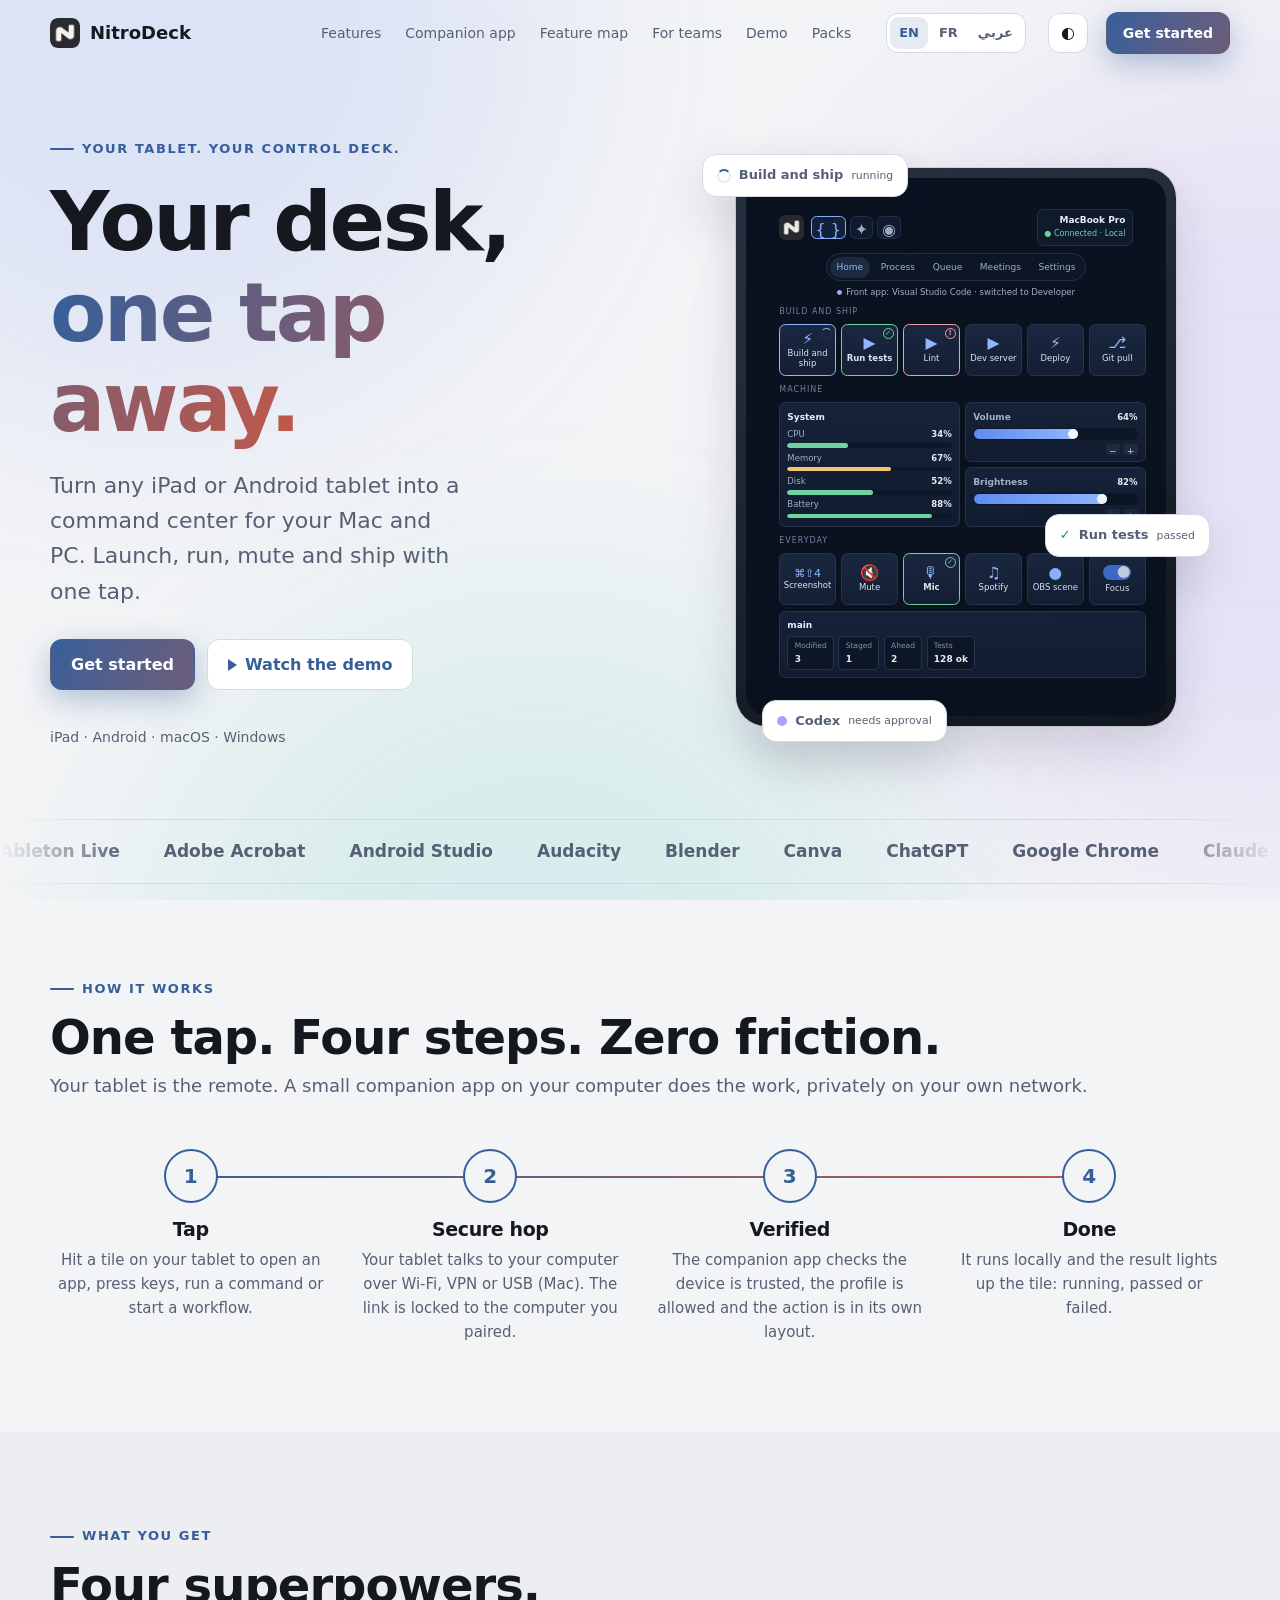
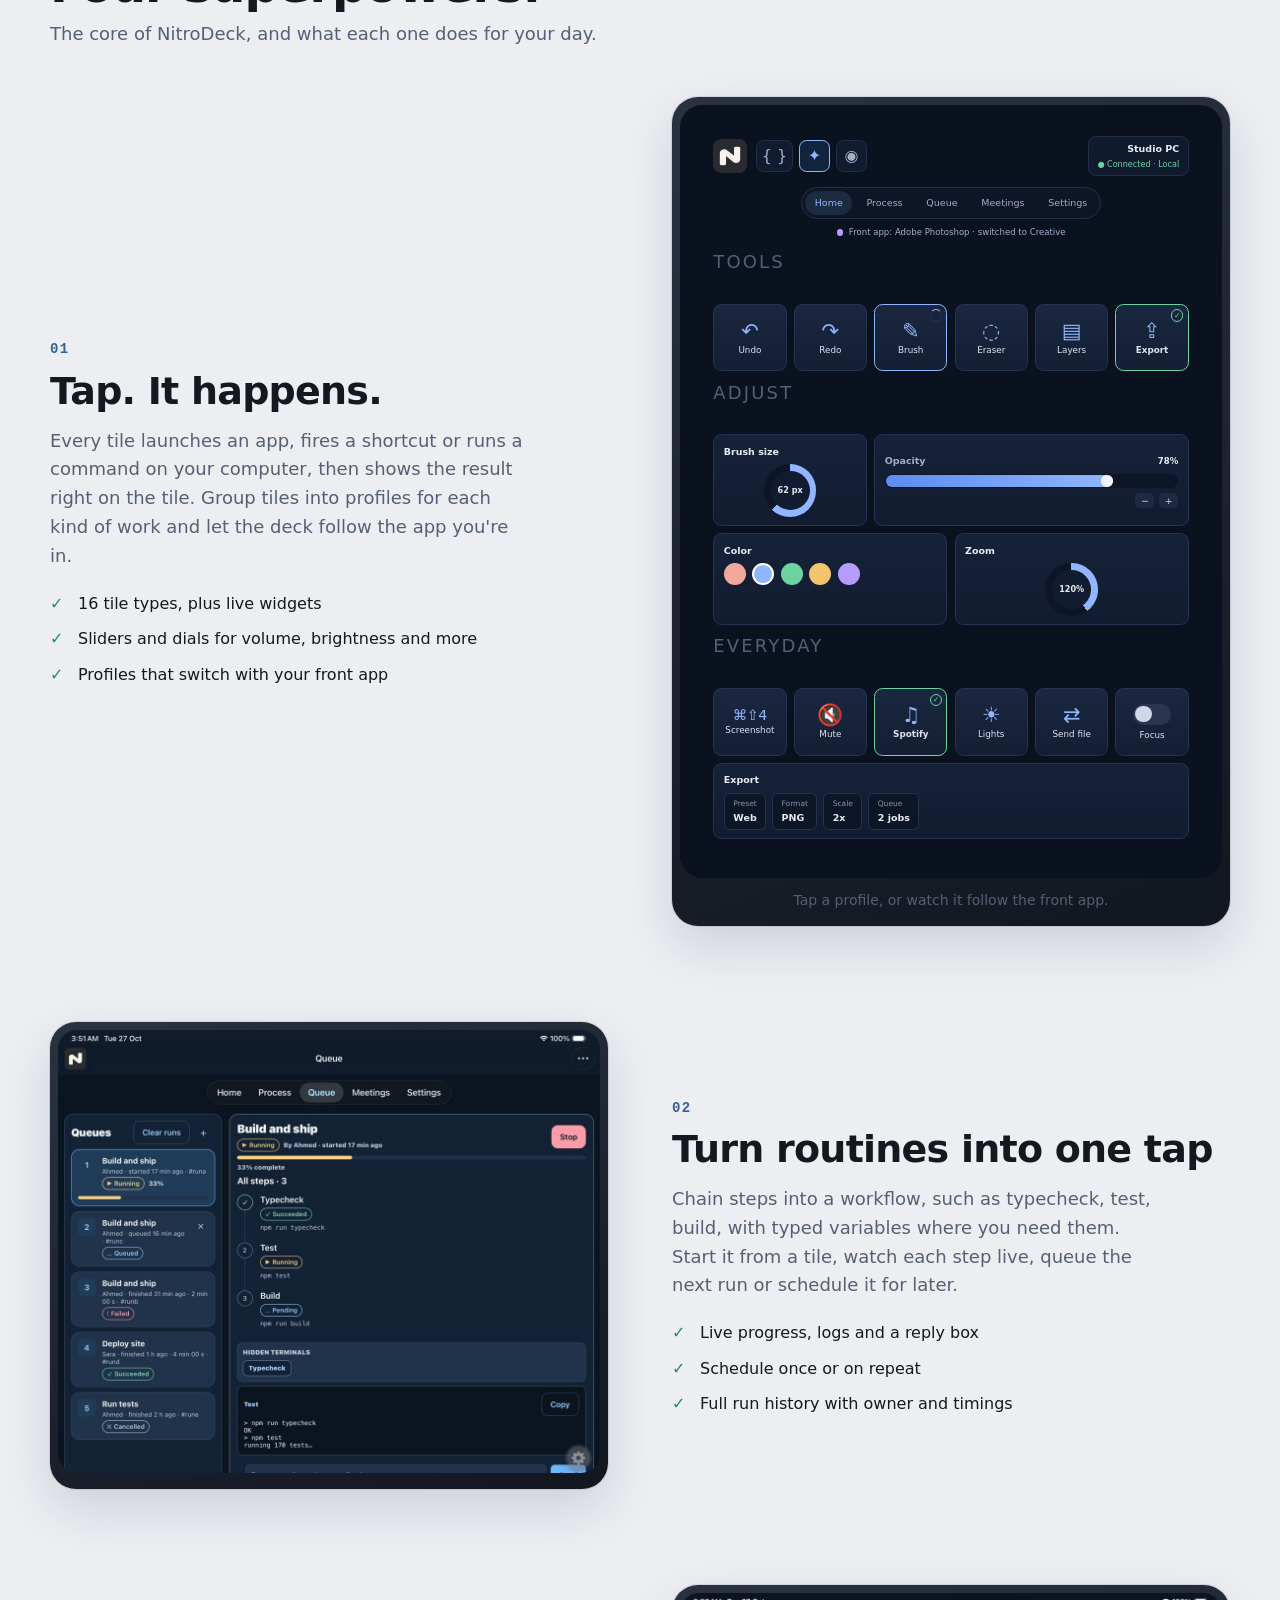
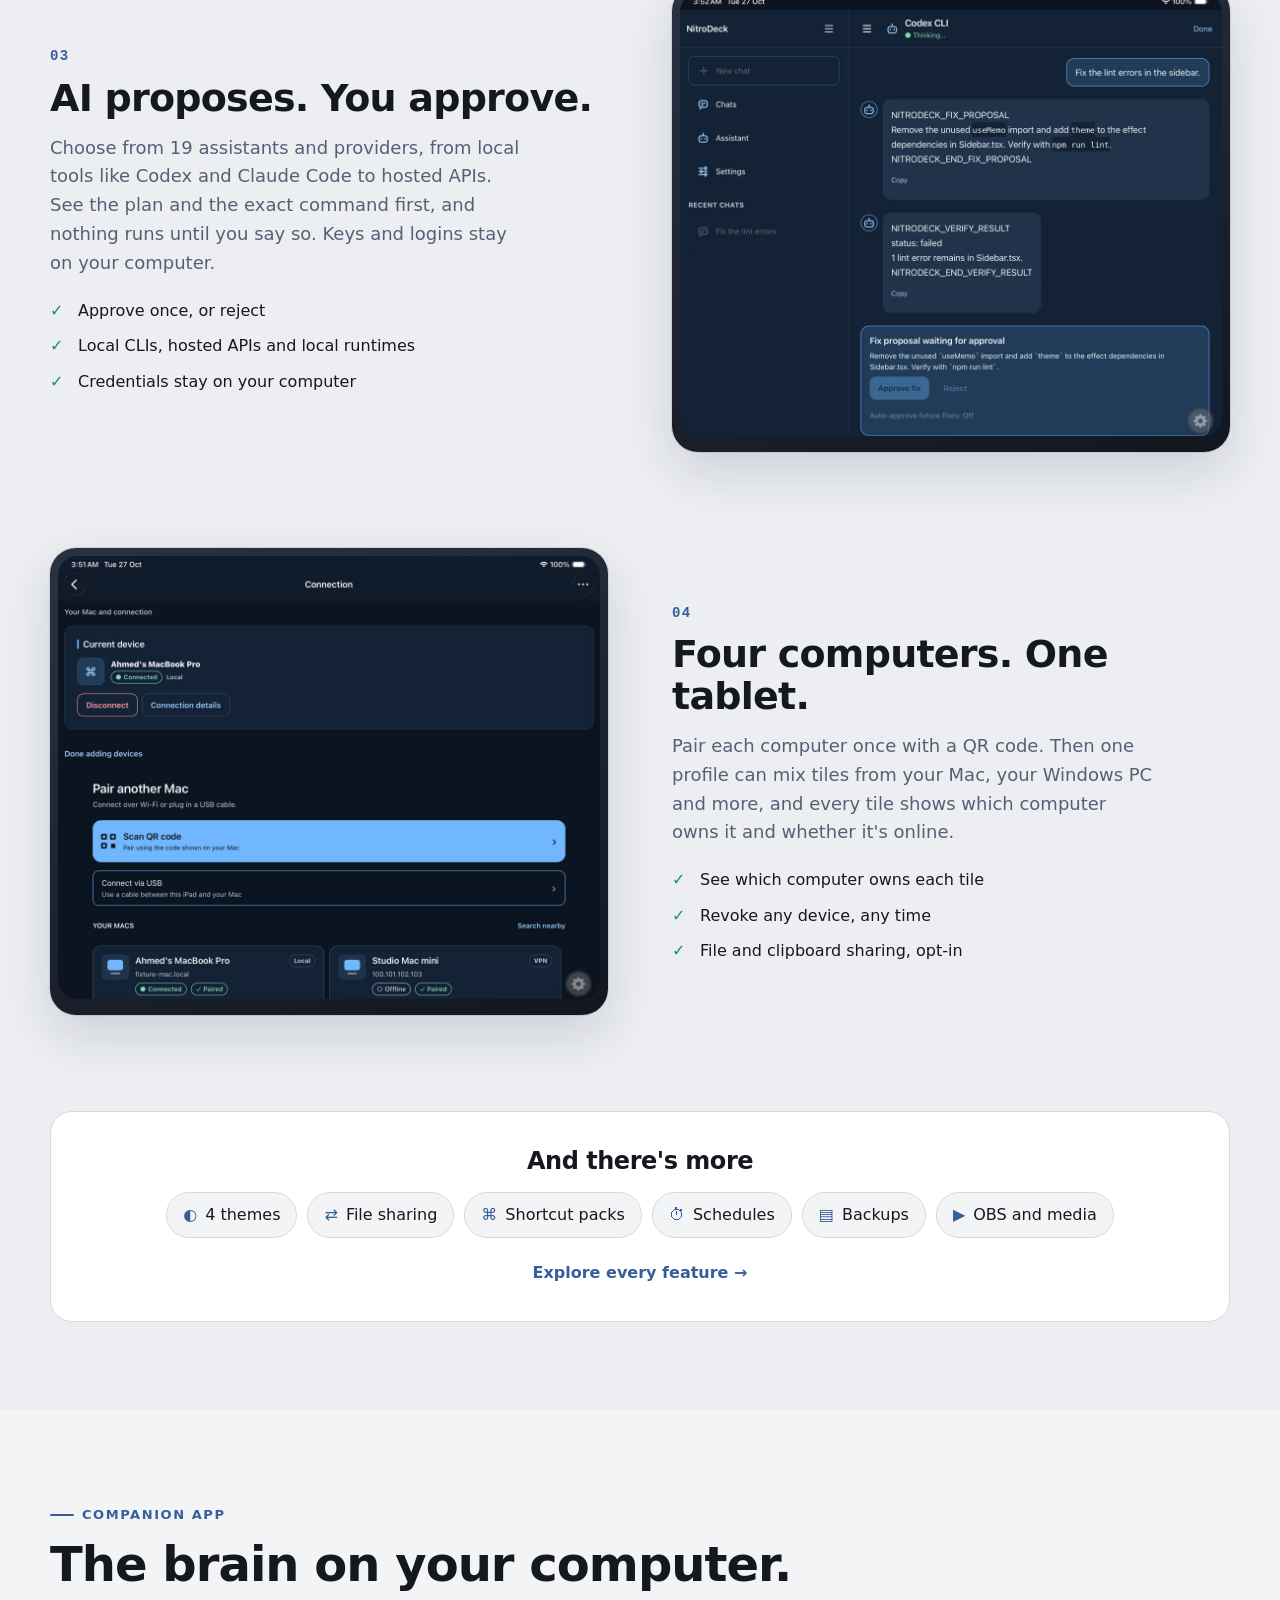
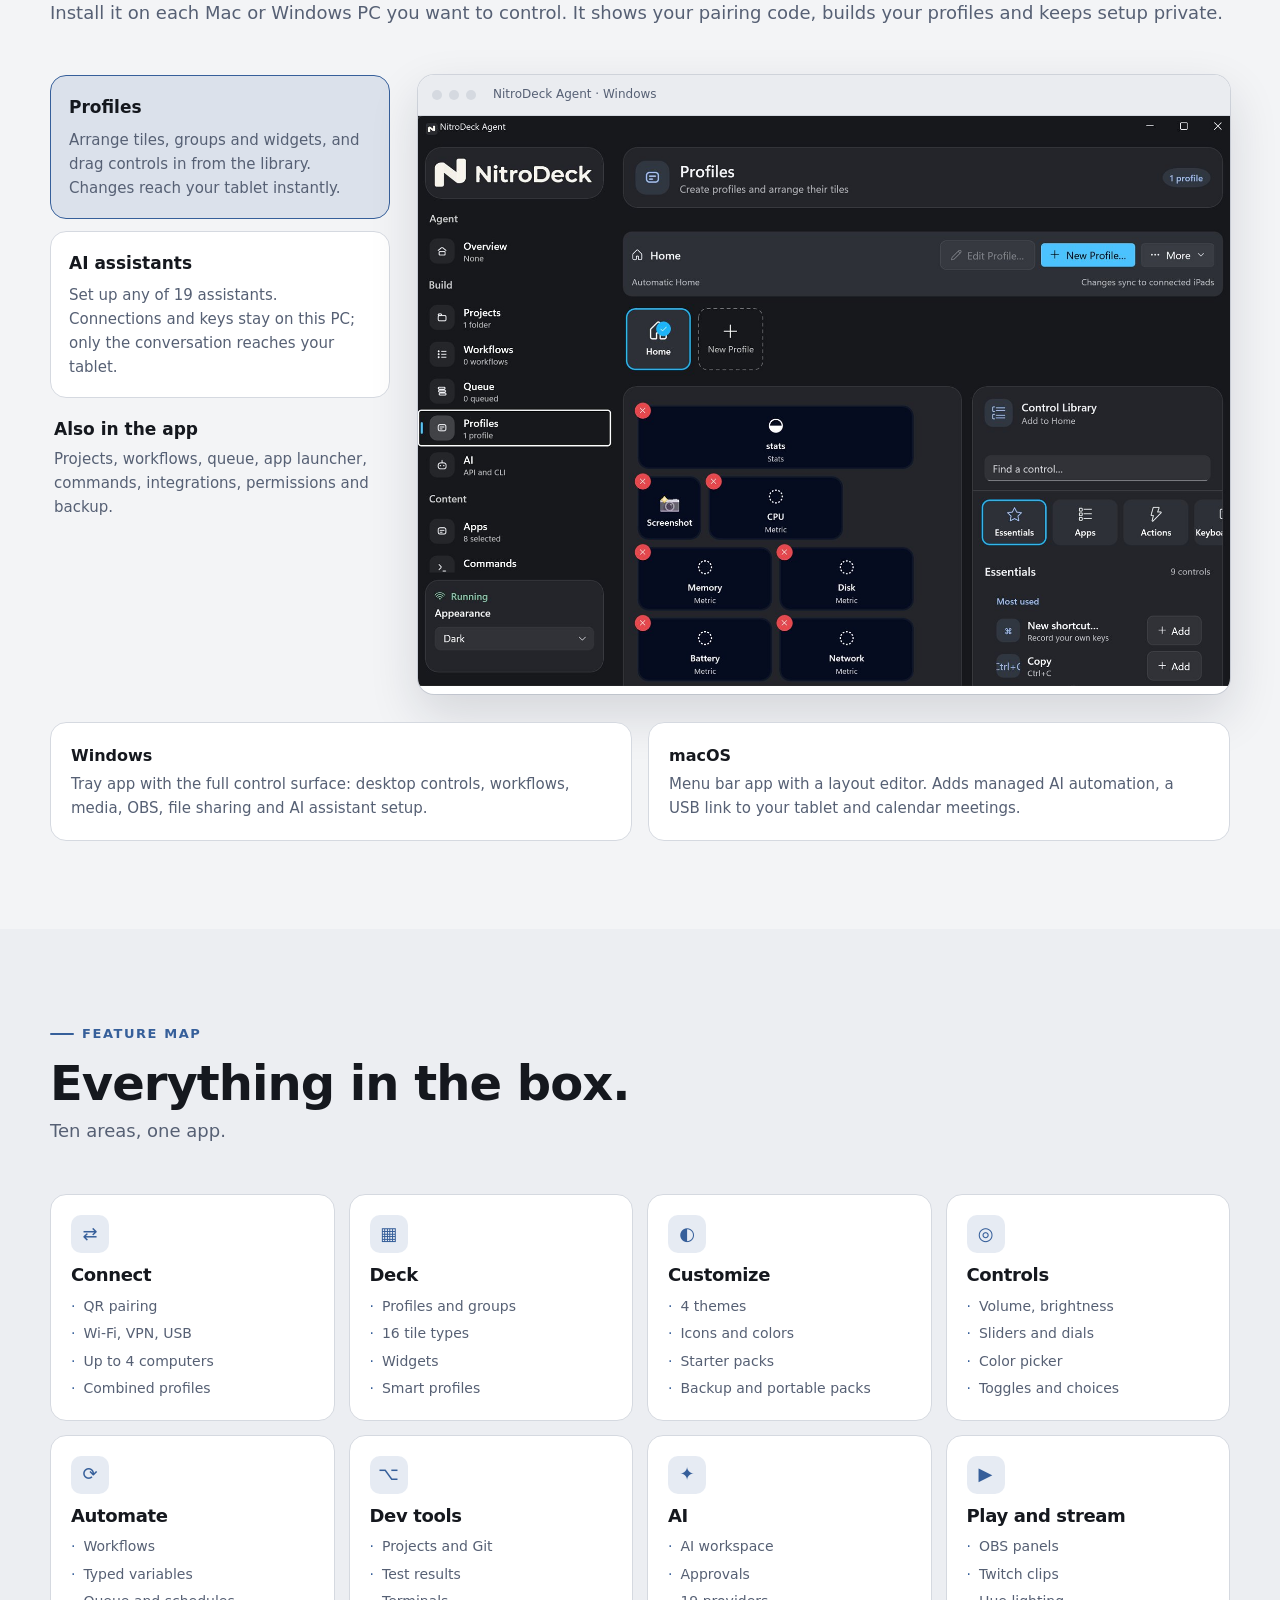
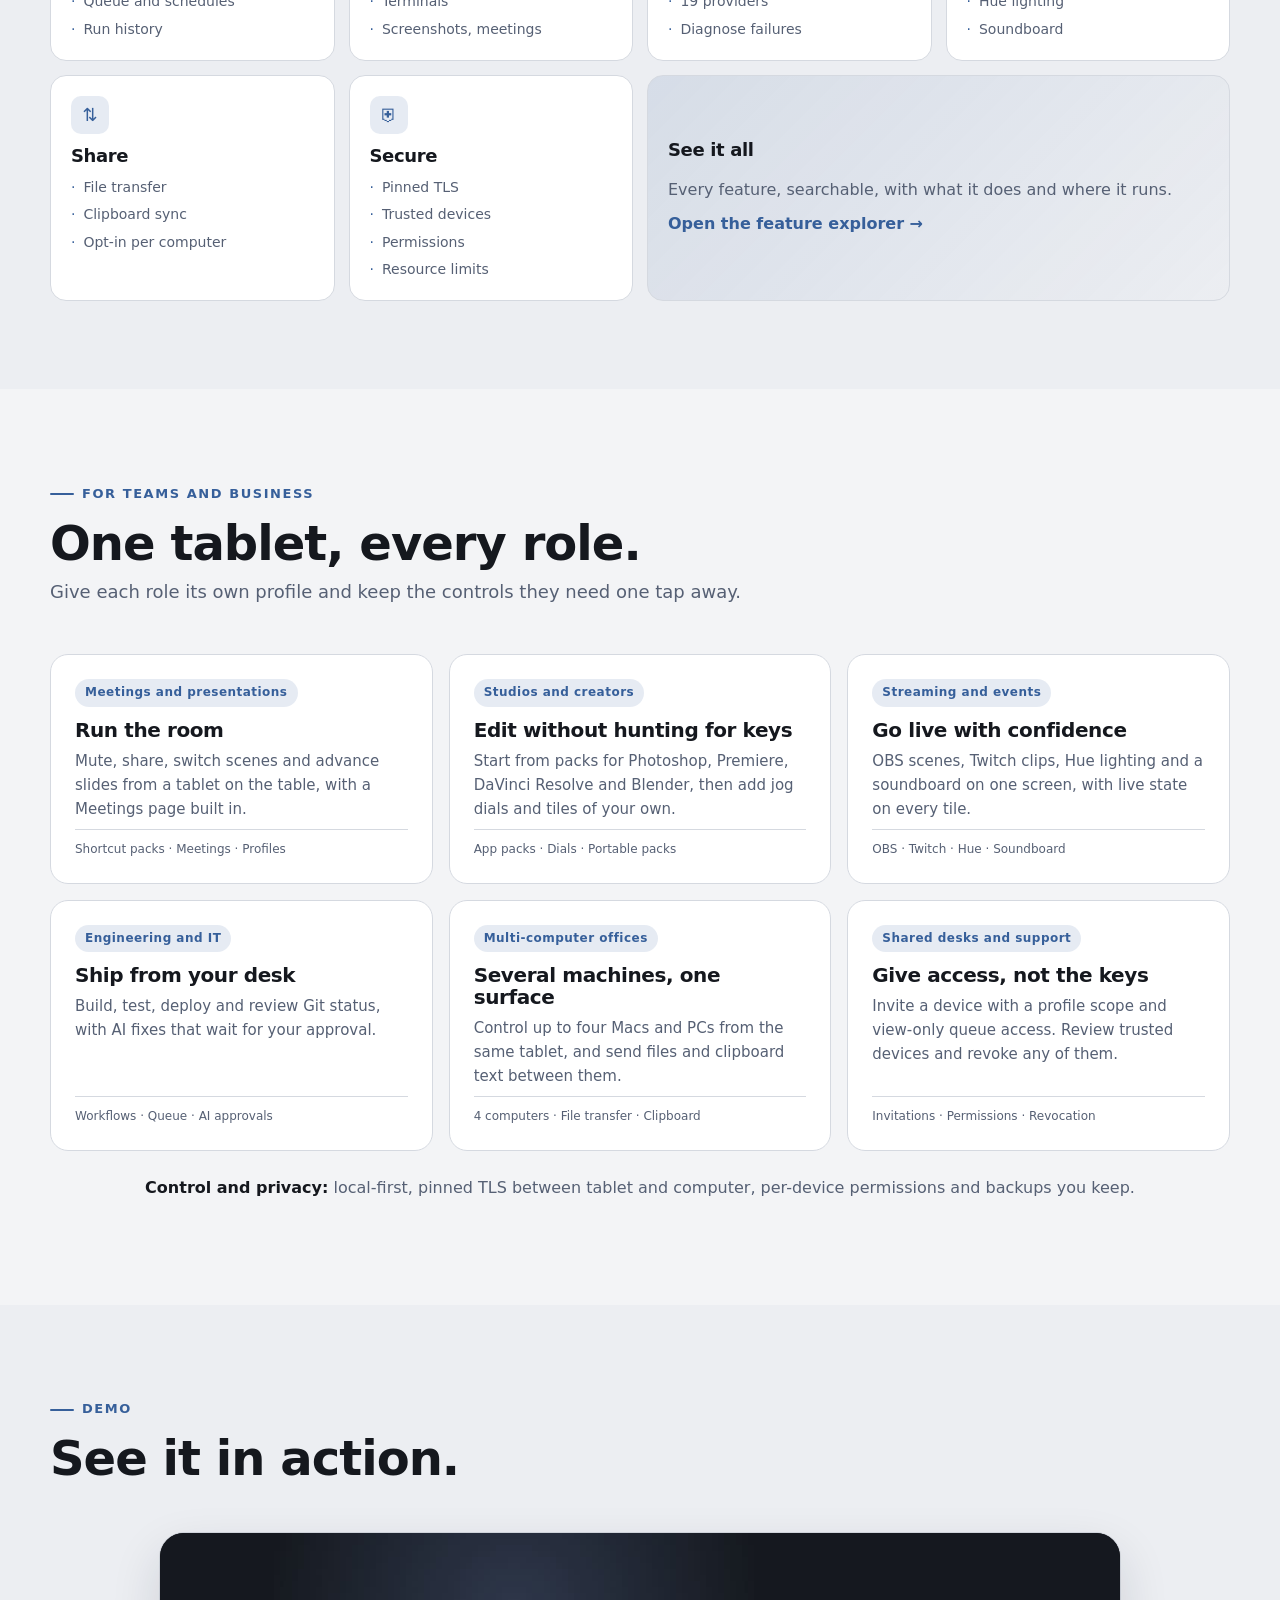
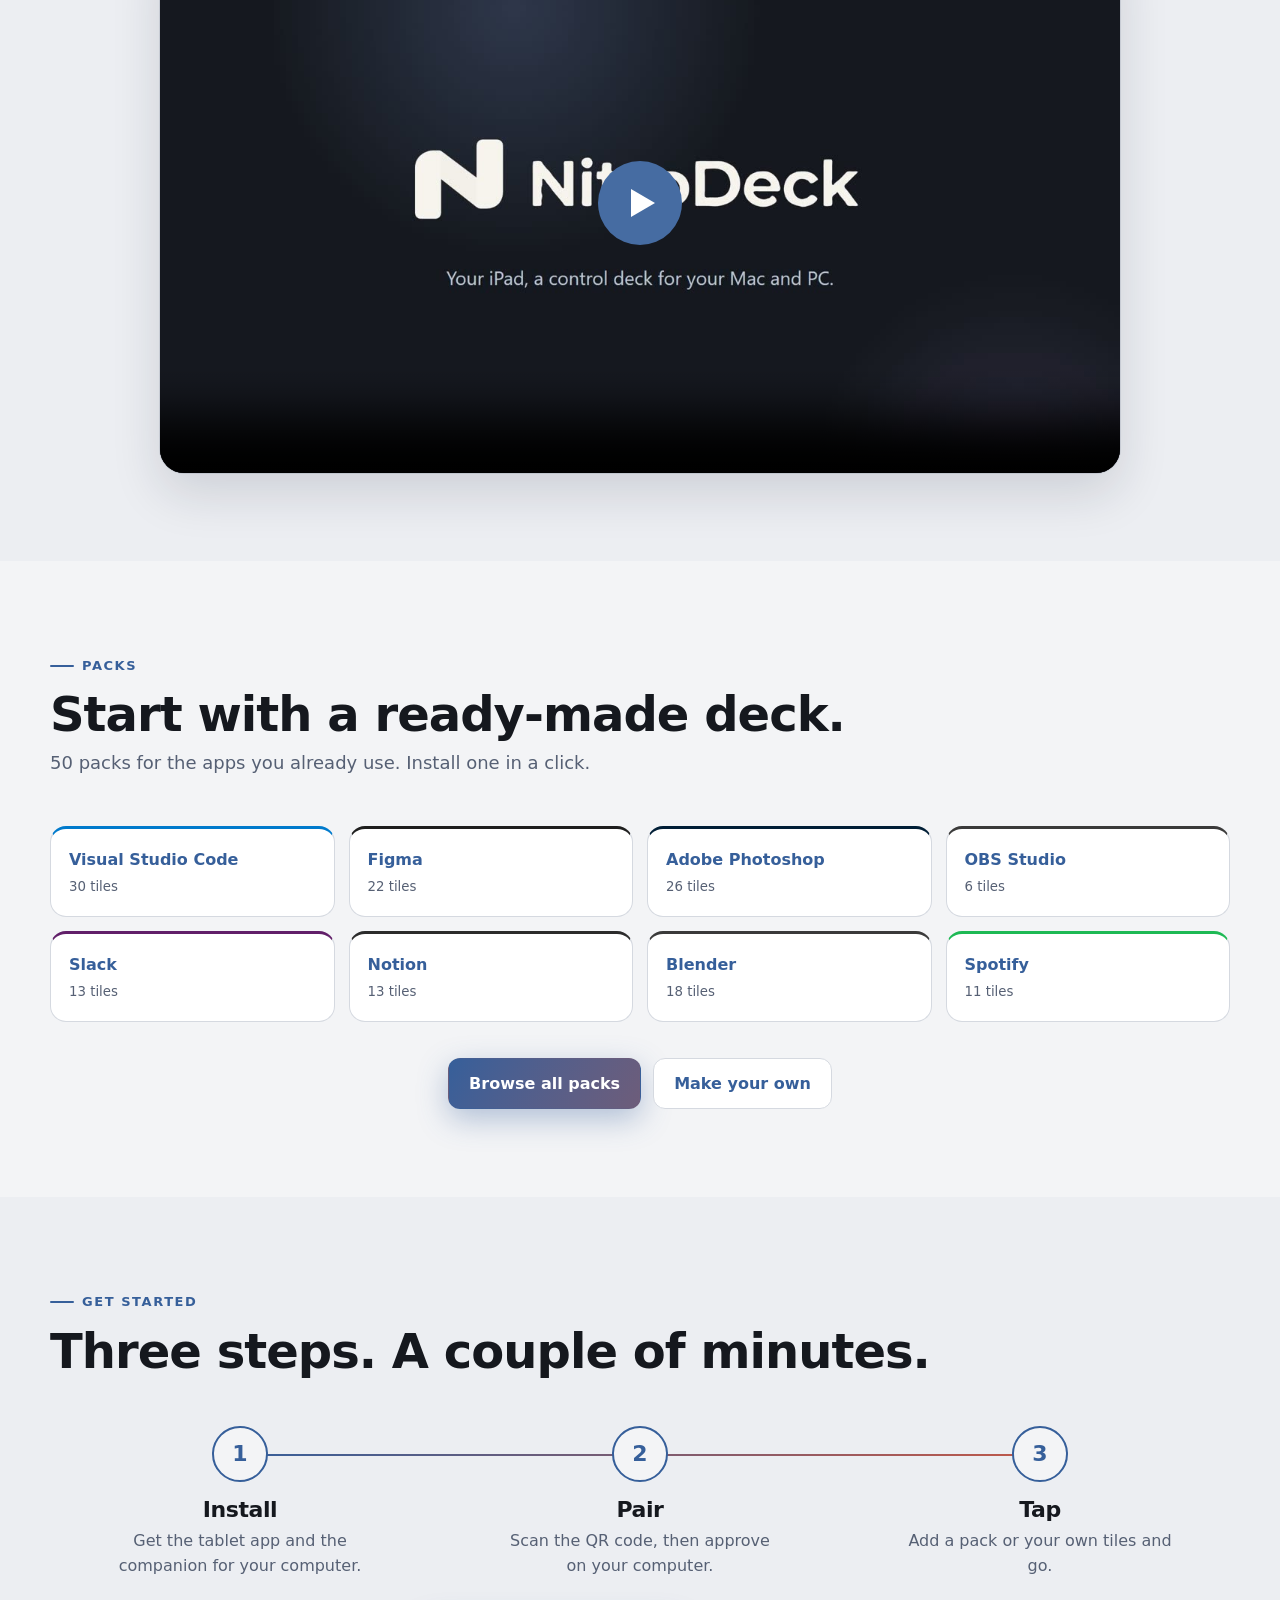
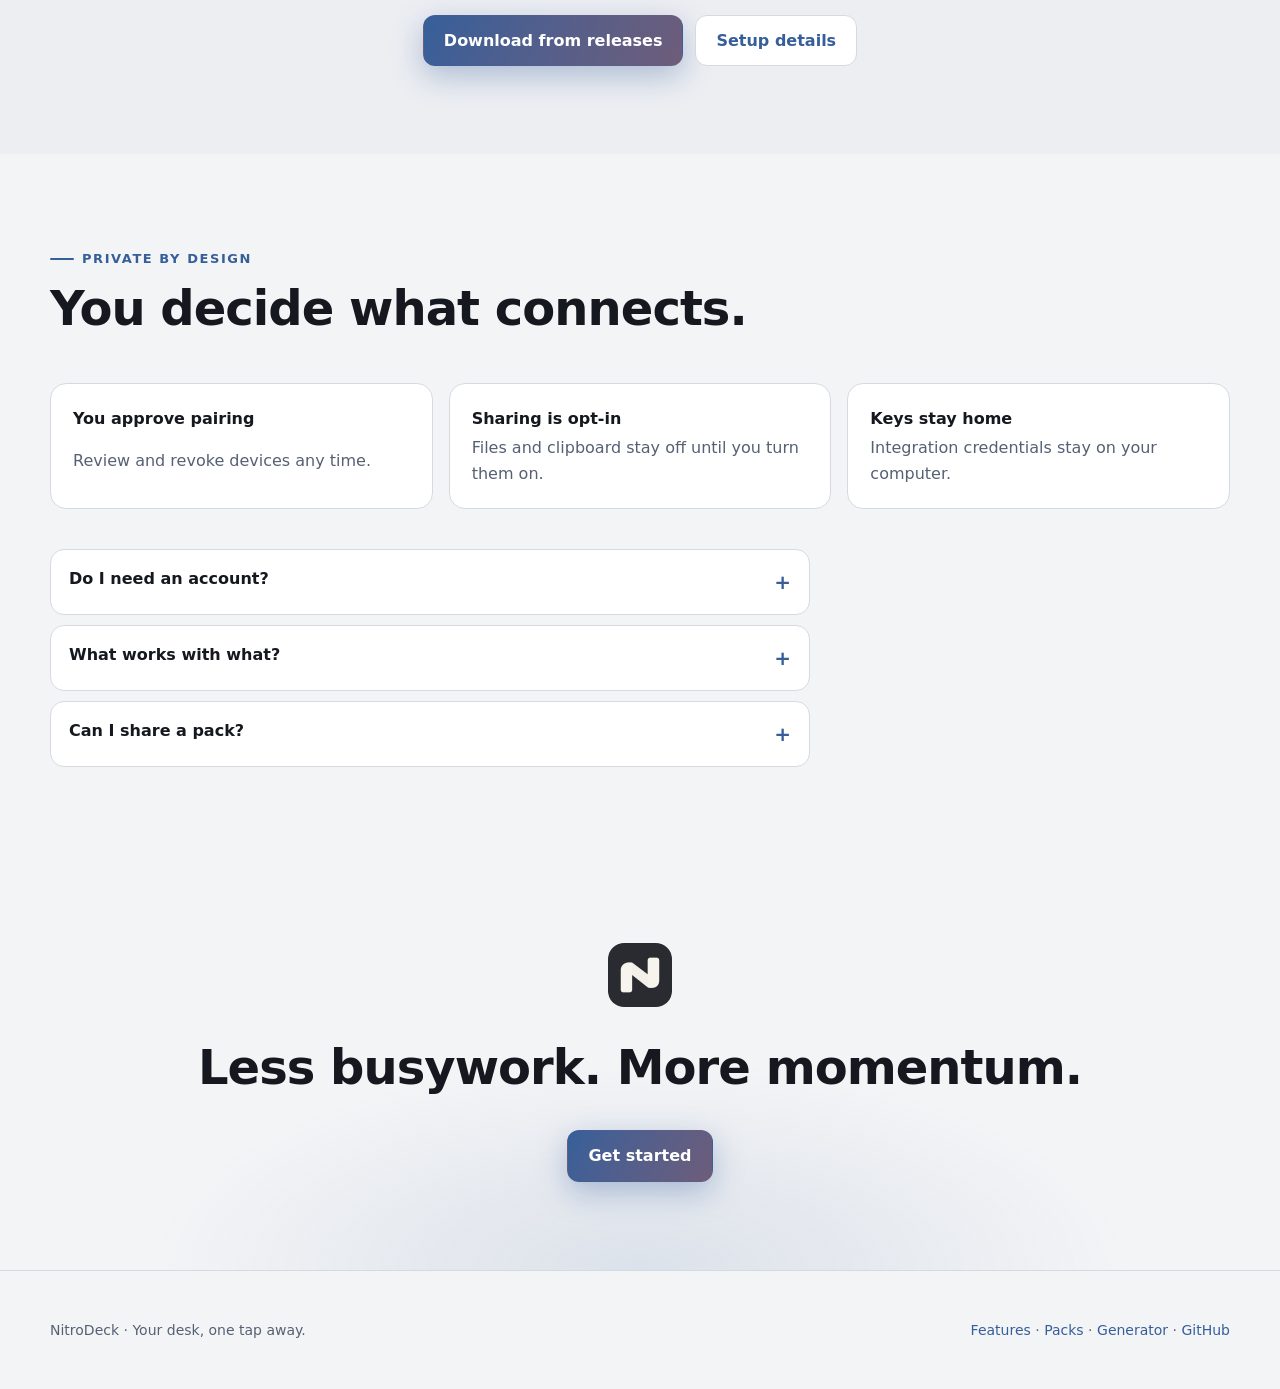
<file: index.html>
<!doctype html>
<html lang="en" dir="ltr">
<head>
  <meta charset="utf-8">
  <meta name="viewport" content="width=device-width, initial-scale=1">
  <title>NitroDeck — Your desk, one tap away</title>
  <meta name="description" content="Turn your iPad or Android tablet into a command center for your Mac and PC. Launch, run, mute and ship with one tap.">
  <meta name="theme-color" content="#0b0e14">
  <meta property="og:title" content="NitroDeck — Your desk, one tap away">
  <meta property="og:description" content="Your tablet, a control deck for your Mac and PC.">
  <meta property="og:image" content="assets/media/promo-poster.jpg">
  <link rel="icon" href="assets/appIcon.png">
  <link rel="stylesheet" href="styles.css">
  <link rel="stylesheet" href="home.css">
</head>
<body class="home">
<div class="aurora" aria-hidden="true"><i></i><i></i><i></i></div>

<header class="nav" id="nav">
  <div class="wrap nav-in">
    <a class="brand" href="#top"><img src="assets/appIcon.png" alt="">NitroDeck</a>
    <nav class="nav-links" id="navlinks" aria-label="Site" data-i18n-attr="aria-label=nav.label">
      <a href="#features" data-i18n="nav.features">Features</a>
      <a href="#companion" data-i18n="nav.companion">Companion app</a>
      <a href="#map" data-i18n="nav.map">Feature map</a>
      <a href="#business" data-i18n="nav.business">For teams</a>
      <a href="#demo" data-i18n="nav.demo">Demo</a>
      <a href="#packs" data-i18n="nav.packs">Packs</a>
    </nav>
    <div class="lang" role="group" aria-label="Language" data-i18n-attr="aria-label=lang.label">
      <button type="button" data-lang="en" aria-pressed="true">EN</button>
      <button type="button" data-lang="fr" aria-pressed="false">FR</button>
      <button type="button" data-lang="ar" aria-pressed="false" lang="ar">عربي</button>
    </div>
    <button class="icon-btn" id="themeBtn" aria-label="Toggle light and dark theme" data-i18n-attr="aria-label=nav.theme">◐</button>
    <a class="btn primary nav-cta" href="#start" data-i18n="cta.start">Get started</a>
  </div>
  <div class="progress-bar" id="pbar"></div>
</header>

<main id="top">

  <!-- 1. Hero -->
  <section class="h-hero">
    <div class="wrap h-hero-in">
      <div class="h-hero-copy">
        <span class="eyebrow rise" style="--i:0" data-i18n="hero.eyebrow">Your tablet. Your control deck.</span>
        <h1 class="rise" style="--i:1"><span data-i18n="hero.h1a">Your desk,</span><br><span class="grad" data-i18n="hero.h1b">one tap away.</span></h1>
        <p class="h-lede rise" style="--i:2" data-i18n="hero.lede">Turn any iPad or Android tablet into a command center for your Mac and PC. Launch, run, mute and ship with one tap.</p>
        <div class="cta rise" style="--i:3">
          <a class="btn primary" href="#start" data-i18n="cta.start">Get started</a>
          <a class="btn" href="#demo"><span class="play-dot" aria-hidden="true"></span><span data-i18n="hero.watch">Watch the demo</span></a>
        </div>
        <p class="h-meta rise" style="--i:4" data-i18n="hero.platforms">iPad · Android · macOS · Windows</p>
      </div>

      <div class="h-hero-art rise" style="--i:2">
        <div class="tablet" id="tilt">
          <div class="deckui" data-profile="dev" role="img" aria-label="NitroDeck home screen with build, test and deploy tiles, system widgets, sliders and a Git summary" data-i18n-attr="aria-label=hero.deckalt"></div>
        </div>
        <div class="chip chip-a"><span class="spin"></span><b data-i18n="chip.build">Build and ship</b><small data-i18n="chip.running">running</small></div>
        <div class="chip chip-b"><span class="ok">✓</span><b data-i18n="chip.tests">Run tests</b><small data-i18n="chip.passed">passed</small></div>
        <div class="chip chip-c"><span class="ai-dot"></span><b>Codex</b><small data-i18n="chip.approval">needs approval</small></div>
      </div>
    </div>
  </section>

  <!-- 2. Marquee of pack names (filled from catalog.json) -->
  <div class="marquee" aria-label="Works with the apps you use" data-i18n-attr="aria-label=marquee.label" id="marquee">
    <div class="marquee-track" id="marqueeTrack">
      <span>Visual Studio Code</span><span>Figma</span><span>Photoshop</span><span>OBS Studio</span><span>Slack</span><span>Zoom</span><span>Spotify</span><span>Blender</span>
    </div>
  </div>

  <!-- 3. How a tap works -->
  <section id="how">
    <div class="wrap">
      <header class="h-head reveal">
        <span class="eyebrow" data-i18n="how.eyebrow">How it works</span>
        <h2 data-i18n="how.h2">One tap. Four steps. Zero friction.</h2>
        <p class="h-sub" data-i18n="how.sub">Your tablet is the remote. A small companion app on your computer does the work, privately on your own network.</p>
      </header>
      <ol class="flow reveal" aria-label="What happens when you tap a tile" data-i18n-attr="aria-label=how.label">
        <li><span class="fi">1</span><h3 data-i18n="how.1t">Tap</h3><p data-i18n="how.1p">Hit a tile on your tablet to open an app, press keys, run a command or start a workflow.</p></li>
        <li><span class="fi">2</span><h3 data-i18n="how.2t">Secure hop</h3><p data-i18n="how.2p">Your tablet talks to your computer over Wi-Fi, VPN or USB (Mac). The link is locked to the computer you paired.</p></li>
        <li><span class="fi">3</span><h3 data-i18n="how.3t">Verified</h3><p data-i18n="how.3p">The companion app checks the device is trusted, the profile is allowed and the action is in its own layout.</p></li>
        <li><span class="fi">4</span><h3 data-i18n="how.4t">Done</h3><p data-i18n="how.4p">It runs locally and the result lights up the tile: running, passed or failed.</p></li>
      </ol>
    </div>
  </section>

  <!-- 4. Features -->
  <section id="features" class="alt">
    <div class="wrap">
      <header class="h-head reveal">
        <span class="eyebrow" data-i18n="feat.eyebrow">What you get</span>
        <h2 data-i18n="feat.h2">Four superpowers.</h2>
        <p class="h-sub" data-i18n="feat.sub">The core of NitroDeck, and what each one does for your day.</p>
      </header>

      <article class="feat">
        <div class="feat-copy reveal">
          <span class="num">01</span>
          <h3 data-i18n="f1.t">Tap. It happens.</h3>
          <p data-i18n="f1.p">Every tile launches an app, fires a shortcut or runs a command on your computer, then shows the result right on the tile. Group tiles into profiles for each kind of work and let the deck follow the app you're in.</p>
          <ul class="ticks">
            <li data-i18n="f1.b1">16 tile types, plus live widgets</li>
            <li data-i18n="f1.b2">Sliders and dials for volume, brightness and more</li>
            <li data-i18n="f1.b3">Profiles that switch with your front app</li>
          </ul>
        </div>
        <figure class="shot shot-deck reveal d1"><div class="deckui" data-profile="creative" data-switch role="img" aria-label="NitroDeck profiles for developer, creative and meetings, switching with the front app" data-i18n-attr="aria-label=f1.deckalt"></div><figcaption data-i18n="f1.cap">Tap a profile, or watch it follow the front app.</figcaption></figure>
      </article>

      <article class="feat flip">
        <div class="feat-copy reveal">
          <span class="num">02</span>
          <h3 data-i18n="f2.t">Turn routines into one tap</h3>
          <p data-i18n="f2.p">Chain steps into a workflow, such as typecheck, test, build, with typed variables where you need them. Start it from a tile, watch each step live, queue the next run or schedule it for later.</p>
          <ul class="ticks">
            <li data-i18n="f2.b1">Live progress, logs and a reply box</li>
            <li data-i18n="f2.b2">Schedule once or on repeat</li>
            <li data-i18n="f2.b3">Full run history with owner and timings</li>
          </ul>
        </div>
        <figure class="shot reveal d1"><img loading="lazy" src="assets/media/shot-queue.jpg" width="1100" height="1000" alt="Queue showing a build workflow with typecheck, test and build steps" data-i18n-attr="alt=f2.alt"></figure>
      </article>

      <article class="feat">
        <div class="feat-copy reveal">
          <span class="num">03</span>
          <h3 data-i18n="f3.t">AI proposes. You approve.</h3>
          <p data-i18n="f3.p">Choose from 19 assistants and providers, from local tools like Codex and Claude Code to hosted APIs. See the plan and the exact command first, and nothing runs until you say so. Keys and logins stay on your computer.</p>
          <ul class="ticks">
            <li data-i18n="f3.b1">Approve once, or reject</li>
            <li data-i18n="f3.b2">Local CLIs, hosted APIs and local runtimes</li>
            <li data-i18n="f3.b3">Credentials stay on your computer</li>
          </ul>
        </div>
        <figure class="shot reveal d1"><img loading="lazy" src="assets/media/shot-ai.jpg" width="1100" height="1000" alt="AI approval prompt asking to run a lint fix" data-i18n-attr="alt=f3.alt"></figure>
      </article>

      <article class="feat flip">
        <div class="feat-copy reveal">
          <span class="num">04</span>
          <h3 data-i18n="f4.t">Four computers. One tablet.</h3>
          <p data-i18n="f4.p">Pair each computer once with a QR code. Then one profile can mix tiles from your Mac, your Windows PC and more, and every tile shows which computer owns it and whether it's online.</p>
          <ul class="ticks">
            <li data-i18n="f4.b1">See which computer owns each tile</li>
            <li data-i18n="f4.b2">Revoke any device, any time</li>
            <li data-i18n="f4.b3">File and clipboard sharing, opt-in</li>
          </ul>
        </div>
        <figure class="shot reveal d1"><img loading="lazy" src="assets/media/shot-devices.jpg" width="1100" height="1000" alt="Connection screen listing paired Macs" data-i18n-attr="alt=f4.alt"></figure>
      </article>

      <div class="more reveal">
        <h3 data-i18n="more.t">And there's more</h3>
        <ul>
          <li><i>◐</i><span data-i18n="more.1">4 themes</span></li>
          <li><i>⇄</i><span data-i18n="more.2">File sharing</span></li>
          <li><i>⌘</i><span data-i18n="more.3">Shortcut packs</span></li>
          <li><i>⏱</i><span data-i18n="more.4">Schedules</span></li>
          <li><i>▤</i><span data-i18n="more.5">Backups</span></li>
          <li><i>▶</i><span data-i18n="more.6">OBS and media</span></li>
        </ul>
        <a class="link" href="features.html" data-i18n="more.link">Explore every feature →</a>
      </div>
    </div>
  </section>

  <!-- 5. Companion apps -->
  <section id="companion">
    <div class="wrap">
      <header class="h-head reveal">
        <span class="eyebrow" data-i18n="comp.eyebrow">Companion app</span>
        <h2 data-i18n="comp.h2">The brain on your computer.</h2>
        <p class="h-sub" data-i18n="comp.sub">Install it on each Mac or Windows PC you want to control. It shows your pairing code, builds your profiles and keeps setup private.</p>
      </header>
      <div class="comp reveal">
        <div class="comp-tabs" role="tablist" aria-label="Companion app screens" data-i18n-attr="aria-label=comp.tabs">
          <button role="tab" aria-selected="true" data-img="assets/media/agent-windows-profiles.jpg" data-altkey="comp.alt1">
            <b data-i18n="comp.t1">Profiles</b><span data-i18n="comp.d1">Arrange tiles, groups and widgets, and drag controls in from the library. Changes reach your tablet instantly.</span>
          </button>
          <button role="tab" aria-selected="false" data-img="assets/media/agent-windows-ai.jpg" data-altkey="comp.alt2">
            <b data-i18n="comp.t2">AI assistants</b><span data-i18n="comp.d2">Set up any of 19 assistants. Connections and keys stay on this PC; only the conversation reaches your tablet.</span>
          </button>
          <div class="comp-note">
            <b data-i18n="comp.nt">Also in the app</b>
            <span data-i18n="comp.nd">Projects, workflows, queue, app launcher, commands, integrations, permissions and backup.</span>
          </div>
        </div>
        <figure class="win">
          <div class="win-bar" aria-hidden="true"><i></i><i></i><i></i><span>NitroDeck Agent · Windows</span></div>
          <img id="compImg" src="assets/media/agent-windows-profiles.jpg" width="1600" height="1124" alt="Windows companion app Profiles page with a tile layout and control library" data-i18n-attr="alt=comp.alt1">
        </figure>
      </div>
      <ul class="os-row reveal">
        <li><b>Windows</b><span data-i18n="os.win">Tray app with the full control surface: desktop controls, workflows, media, OBS, file sharing and AI assistant setup.</span></li>
        <li><b>macOS</b><span data-i18n="os.mac">Menu bar app with a layout editor. Adds managed AI automation, a USB link to your tablet and calendar meetings.</span></li>
      </ul>
    </div>
  </section>

  <!-- 6. Feature map -->
  <section id="map" class="alt">
    <div class="wrap">
      <header class="h-head reveal">
        <span class="eyebrow" data-i18n="map.eyebrow">Feature map</span>
        <h2 data-i18n="map.h2">Everything in the box.</h2>
        <p class="h-sub" data-i18n="map.sub">Ten areas, one app.</p>
      </header>
      <div class="fmap reveal">
        <article><i>⇄</i><h3 data-i18n="m1.t">Connect</h3><ul><li data-i18n="m1.1">QR pairing</li><li data-i18n="m1.2">Wi-Fi, VPN, USB</li><li data-i18n="m1.3">Up to 4 computers</li><li data-i18n="m1.4">Combined profiles</li></ul></article>
        <article><i>▦</i><h3 data-i18n="m2.t">Deck</h3><ul><li data-i18n="m2.1">Profiles and groups</li><li data-i18n="m2.2">16 tile types</li><li data-i18n="m2.3">Widgets</li><li data-i18n="m2.4">Smart profiles</li></ul></article>
        <article><i>◐</i><h3 data-i18n="m3.t">Customize</h3><ul><li data-i18n="m3.1">4 themes</li><li data-i18n="m3.2">Icons and colors</li><li data-i18n="m3.3">Starter packs</li><li data-i18n="m3.4">Backup and portable packs</li></ul></article>
        <article><i>◎</i><h3 data-i18n="m4.t">Controls</h3><ul><li data-i18n="m4.1">Volume, brightness</li><li data-i18n="m4.2">Sliders and dials</li><li data-i18n="m4.3">Color picker</li><li data-i18n="m4.4">Toggles and choices</li></ul></article>
        <article><i>⟳</i><h3 data-i18n="m5.t">Automate</h3><ul><li data-i18n="m5.1">Workflows</li><li data-i18n="m5.2">Typed variables</li><li data-i18n="m5.3">Queue and schedules</li><li data-i18n="m5.4">Run history</li></ul></article>
        <article><i>⌥</i><h3 data-i18n="m6.t">Dev tools</h3><ul><li data-i18n="m6.1">Projects and Git</li><li data-i18n="m6.2">Test results</li><li data-i18n="m6.3">Terminals</li><li data-i18n="m6.4">Screenshots, meetings</li></ul></article>
        <article><i>✦</i><h3 data-i18n="m7.t">AI</h3><ul><li data-i18n="m7.1">AI workspace</li><li data-i18n="m7.2">Approvals</li><li data-i18n="m7.3">19 providers</li><li data-i18n="m7.4">Diagnose failures</li></ul></article>
        <article><i>▶</i><h3 data-i18n="m8.t">Play and stream</h3><ul><li data-i18n="m8.1">OBS panels</li><li data-i18n="m8.2">Twitch clips</li><li data-i18n="m8.3">Hue lighting</li><li data-i18n="m8.4">Soundboard</li></ul></article>
        <article><i>⇅</i><h3 data-i18n="m9.t">Share</h3><ul><li data-i18n="m9.1">File transfer</li><li data-i18n="m9.2">Clipboard sync</li><li data-i18n="m9.3">Opt-in per computer</li></ul></article>
        <article><i>⛨</i><h3 data-i18n="m10.t">Secure</h3><ul><li data-i18n="m10.1">Pinned TLS</li><li data-i18n="m10.2">Trusted devices</li><li data-i18n="m10.3">Permissions</li><li data-i18n="m10.4">Resource limits</li></ul></article>
        <article class="fm-link"><h3 data-i18n="m11.t">See it all</h3><p data-i18n="m11.p">Every feature, searchable, with what it does and where it runs.</p><a class="link" href="features.html" data-i18n="m11.l">Open the feature explorer →</a></article>
      </div>
    </div>
  </section>

  <!-- 7. Business -->
  <section id="business">
    <div class="wrap">
      <header class="h-head reveal">
        <span class="eyebrow" data-i18n="biz.eyebrow">For teams and business</span>
        <h2 data-i18n="biz.h2">One tablet, every role.</h2>
        <p class="h-sub" data-i18n="biz.sub">Give each role its own profile and keep the controls they need one tap away.</p>
      </header>
      <div class="biz reveal">
        <article><span class="tag" data-i18n="b1.tag">Meetings and presentations</span><h3 data-i18n="b1.t">Run the room</h3><p data-i18n="b1.p">Mute, share, switch scenes and advance slides from a tablet on the table, with a Meetings page built in.</p><small data-i18n="b1.s">Shortcut packs · Meetings · Profiles</small></article>
        <article><span class="tag" data-i18n="b2.tag">Studios and creators</span><h3 data-i18n="b2.t">Edit without hunting for keys</h3><p data-i18n="b2.p">Start from packs for Photoshop, Premiere, DaVinci Resolve and Blender, then add jog dials and tiles of your own.</p><small data-i18n="b2.s">App packs · Dials · Portable packs</small></article>
        <article><span class="tag" data-i18n="b3.tag">Streaming and events</span><h3 data-i18n="b3.t">Go live with confidence</h3><p data-i18n="b3.p">OBS scenes, Twitch clips, Hue lighting and a soundboard on one screen, with live state on every tile.</p><small data-i18n="b3.s">OBS · Twitch · Hue · Soundboard</small></article>
        <article><span class="tag" data-i18n="b4.tag">Engineering and IT</span><h3 data-i18n="b4.t">Ship from your desk</h3><p data-i18n="b4.p">Build, test, deploy and review Git status, with AI fixes that wait for your approval.</p><small data-i18n="b4.s">Workflows · Queue · AI approvals</small></article>
        <article><span class="tag" data-i18n="b5.tag">Multi-computer offices</span><h3 data-i18n="b5.t">Several machines, one surface</h3><p data-i18n="b5.p">Control up to four Macs and PCs from the same tablet, and send files and clipboard text between them.</p><small data-i18n="b5.s">4 computers · File transfer · Clipboard</small></article>
        <article><span class="tag" data-i18n="b6.tag">Shared desks and support</span><h3 data-i18n="b6.t">Give access, not the keys</h3><p data-i18n="b6.p">Invite a device with a profile scope and view-only queue access. Review trusted devices and revoke any of them.</p><small data-i18n="b6.s">Invitations · Permissions · Revocation</small></article>
      </div>
      <p class="biz-note reveal"><b data-i18n="biz.nb">Control and privacy:</b> <span data-i18n="biz.nt">local-first, pinned TLS between tablet and computer, per-device permissions and backups you keep.</span></p>
    </div>
  </section>

  <!-- 8. Demo video -->
  <section id="demo" class="alt">
    <div class="wrap">
      <header class="h-head reveal">
        <span class="eyebrow" data-i18n="demo.eyebrow">Demo</span>
        <h2 data-i18n="demo.h2">See it in action.</h2>
      </header>
      <div class="video reveal" id="video">
        <video preload="none" playsinline controls poster="assets/media/promo-poster.jpg">
          <source src="assets/media/promo.mp4" type="video/mp4">
        </video>
        <button class="video-play" type="button" aria-label="Play the NitroDeck demo" data-i18n-attr="aria-label=demo.play"><span></span></button>
      </div>
    </div>
  </section>

  <!-- 9. Packs -->
  <section id="packs">
    <div class="wrap">
      <header class="h-head reveal">
        <span class="eyebrow" data-i18n="packs.eyebrow">Packs</span>
        <h2 data-i18n="packs.h2">Start with a ready-made deck.</h2>
        <p class="h-sub" data-i18n="packs.sub">50 packs for the apps you already use. Install one in a click.</p>
      </header>
      <ul class="pack-grid reveal" id="packGrid" aria-label="Example packs" data-i18n-attr="aria-label=packs.label"></ul>
      <div class="pack-cta reveal">
        <a class="btn primary" href="marketplace.html" data-i18n="packs.browse">Browse all packs</a>
        <a class="btn" href="generator.html" data-i18n="packs.make">Make your own</a>
      </div>
    </div>
  </section>

  <!-- 10. Get started -->
  <section id="start" class="alt">
    <div class="wrap">
      <header class="h-head reveal">
        <span class="eyebrow" data-i18n="start.eyebrow">Get started</span>
        <h2 data-i18n="start.h2">Three steps. A couple of minutes.</h2>
      </header>
      <ol class="steps reveal">
        <li><span class="n">1</span><h3 data-i18n="s1.t">Install</h3><p data-i18n="s1.p">Get the tablet app and the companion for your computer.</p></li>
        <li><span class="n">2</span><h3 data-i18n="s2.t">Pair</h3><p data-i18n="s2.p">Scan the QR code, then approve on your computer.</p></li>
        <li><span class="n">3</span><h3 data-i18n="s3.t">Tap</h3><p data-i18n="s3.p">Add a pack or your own tiles and go.</p></li>
      </ol>
      <div class="pack-cta reveal">
        <a class="btn primary" href="https://github.com/Ahmed-M-Hussein/NitroDeck/releases" rel="noopener" data-i18n="start.dl">Download from releases</a>
        <a class="btn" href="features.html#start" data-i18n="start.more">Setup details</a>
      </div>
    </div>
  </section>

  <!-- 11. Trust + FAQ -->
  <section id="trust">
    <div class="wrap trust">
      <header class="h-head reveal">
        <span class="eyebrow" data-i18n="trust.eyebrow">Private by design</span>
        <h2 data-i18n="trust.h2">You decide what connects.</h2>
      </header>
      <ul class="trust-row reveal">
        <li><b data-i18n="tr1.t">You approve pairing</b><span data-i18n="tr1.p">Review and revoke devices any time.</span></li>
        <li><b data-i18n="tr2.t">Sharing is opt-in</b><span data-i18n="tr2.p">Files and clipboard stay off until you turn them on.</span></li>
        <li><b data-i18n="tr3.t">Keys stay home</b><span data-i18n="tr3.p">Integration credentials stay on your computer.</span></li>
      </ul>
      <div class="faq reveal">
        <details><summary data-i18n="q1.q">Do I need an account?</summary><p data-i18n="q1.a">No NitroDeck account. Connected services and AI tools use their own accounts.</p></details>
        <details><summary data-i18n="q2.q">What works with what?</summary><p data-i18n="q2.a">iPad and Android tablets, with Mac and Windows companions. USB links and calendar meetings are Mac only for now; USB on Windows isn't built yet.</p></details>
        <details><summary data-i18n="q3.q">Can I share a pack?</summary><p data-i18n="q3.a">Yes. Build one in the generator and open a pull request to add it to the marketplace.</p></details>
      </div>
    </div>
  </section>

  <!-- 12. Closing CTA -->
  <section class="closing">
    <div class="wrap closing-in reveal">
      <img src="assets/appIcon.png" alt="" width="64" height="64">
      <h2 data-i18n="close.h2">Less busywork. More momentum.</h2>
      <a class="btn primary" href="#start" data-i18n="cta.start">Get started</a>
    </div>
  </section>
</main>

<footer>
  <div class="wrap">
    <span data-i18n="foot.tag">NitroDeck · Your desk, one tap away.</span>
    <span><a href="features.html" data-i18n="nav.features">Features</a> · <a href="marketplace.html" data-i18n="nav.packs">Packs</a> · <a href="generator.html" data-i18n="foot.gen">Generator</a> · <a href="https://github.com/Ahmed-M-Hussein/NitroDeck.io" rel="noopener">GitHub</a></span>
  </div>
</footer>
<script src="i18n.js"></script>
<script src="home.js"></script>
<script src="deckui.js"></script>
</body>
</html>
</file>
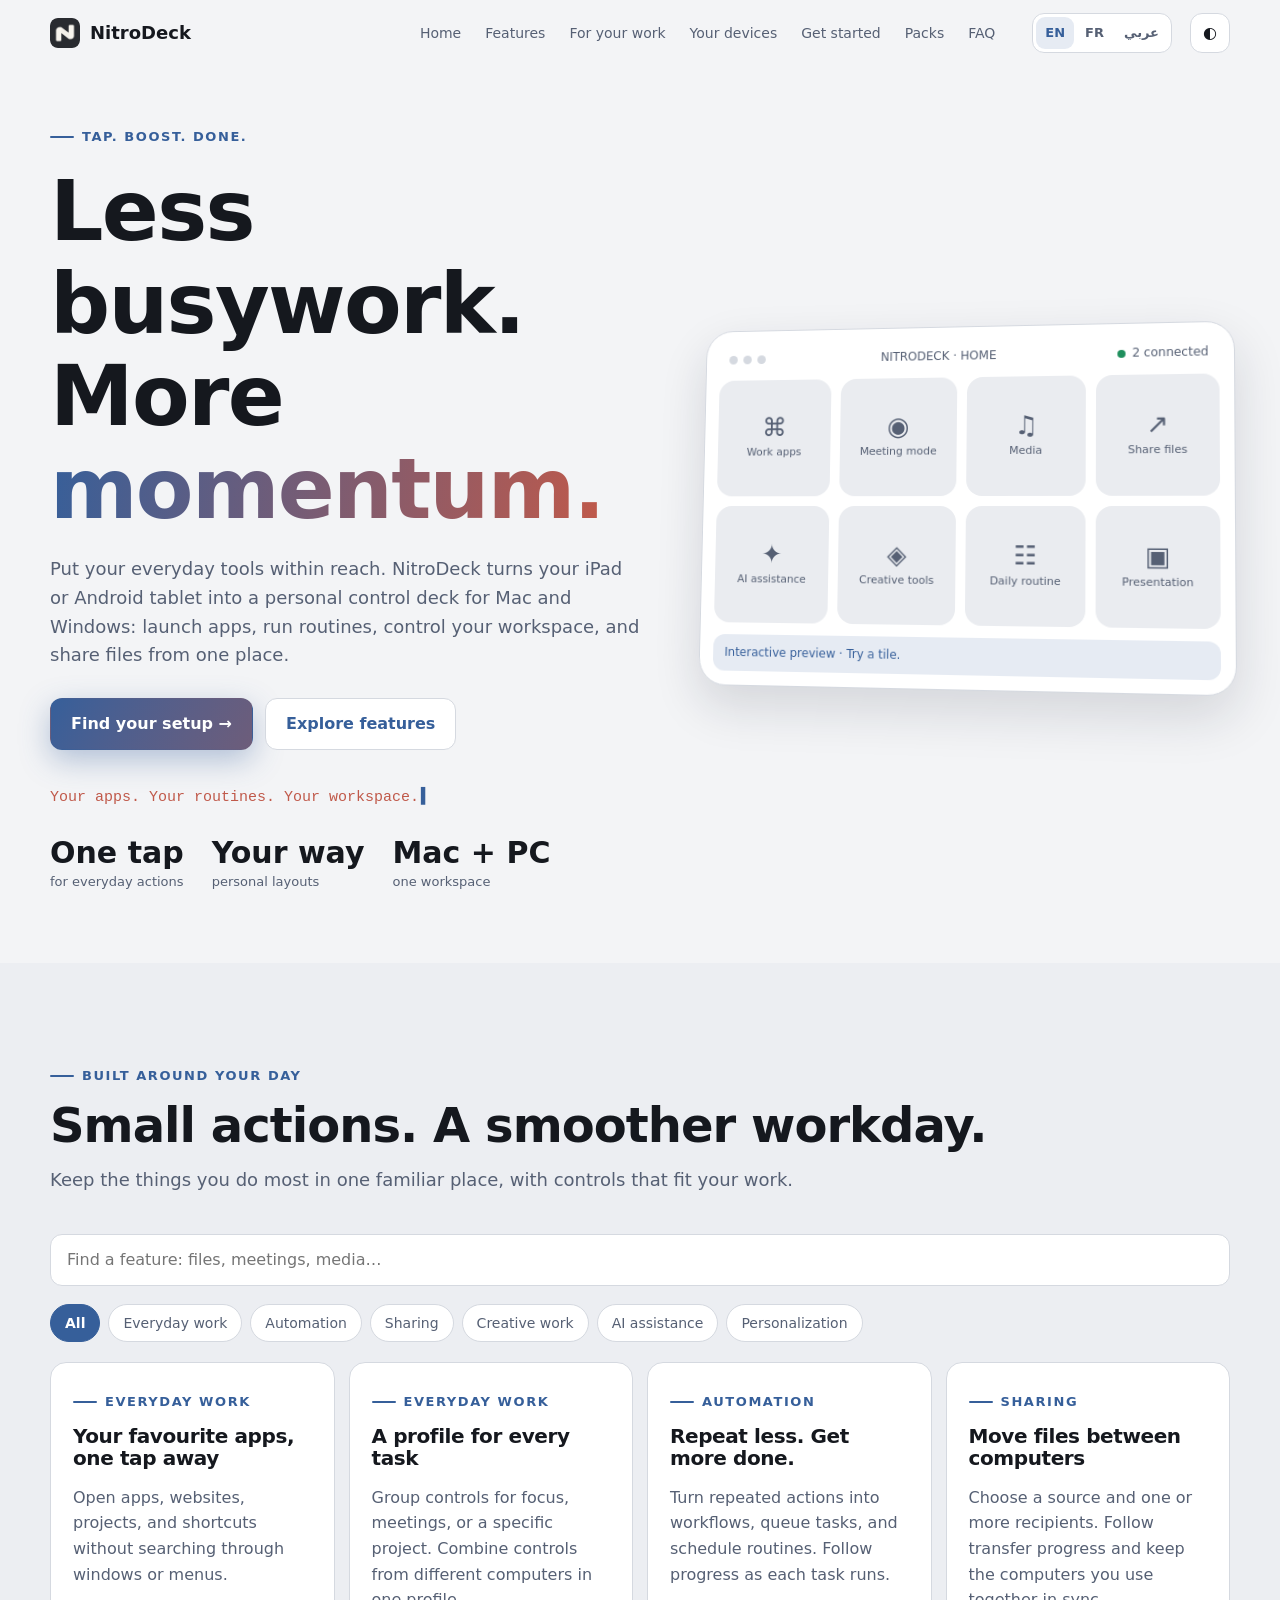
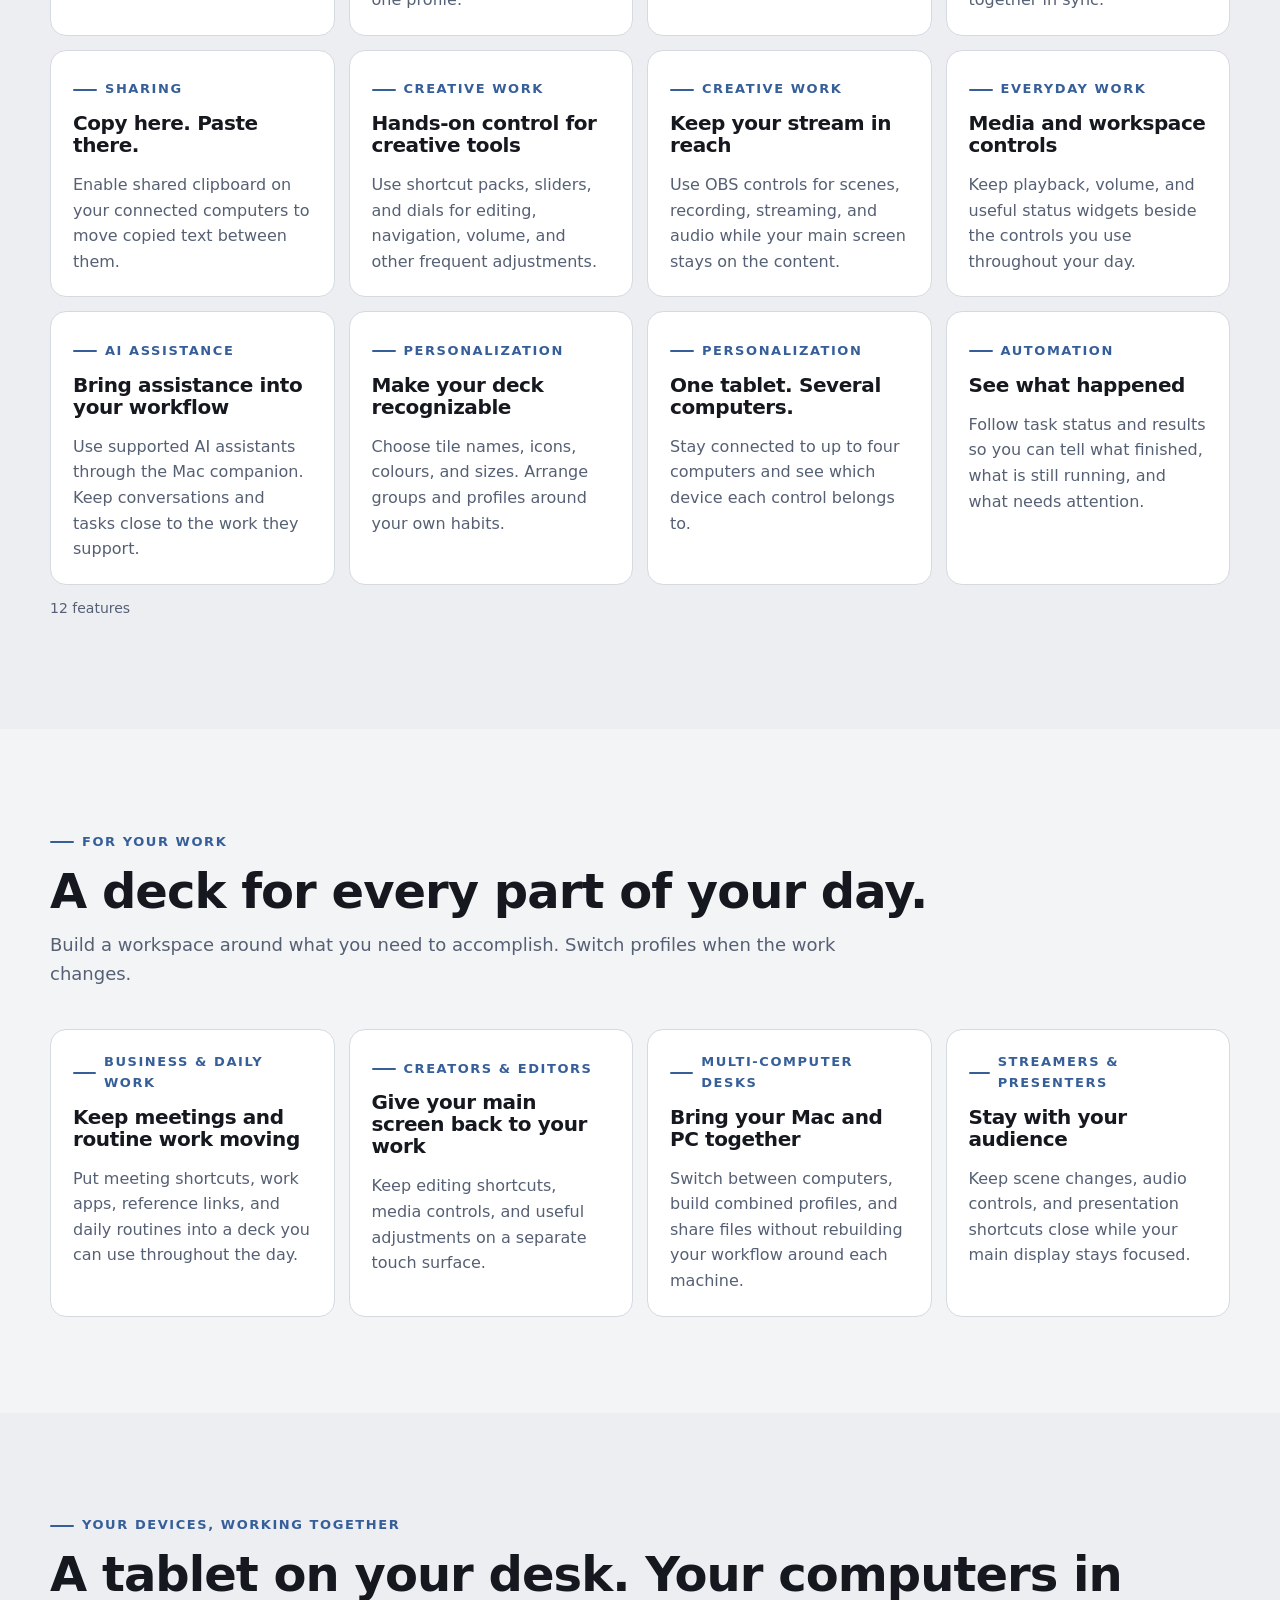
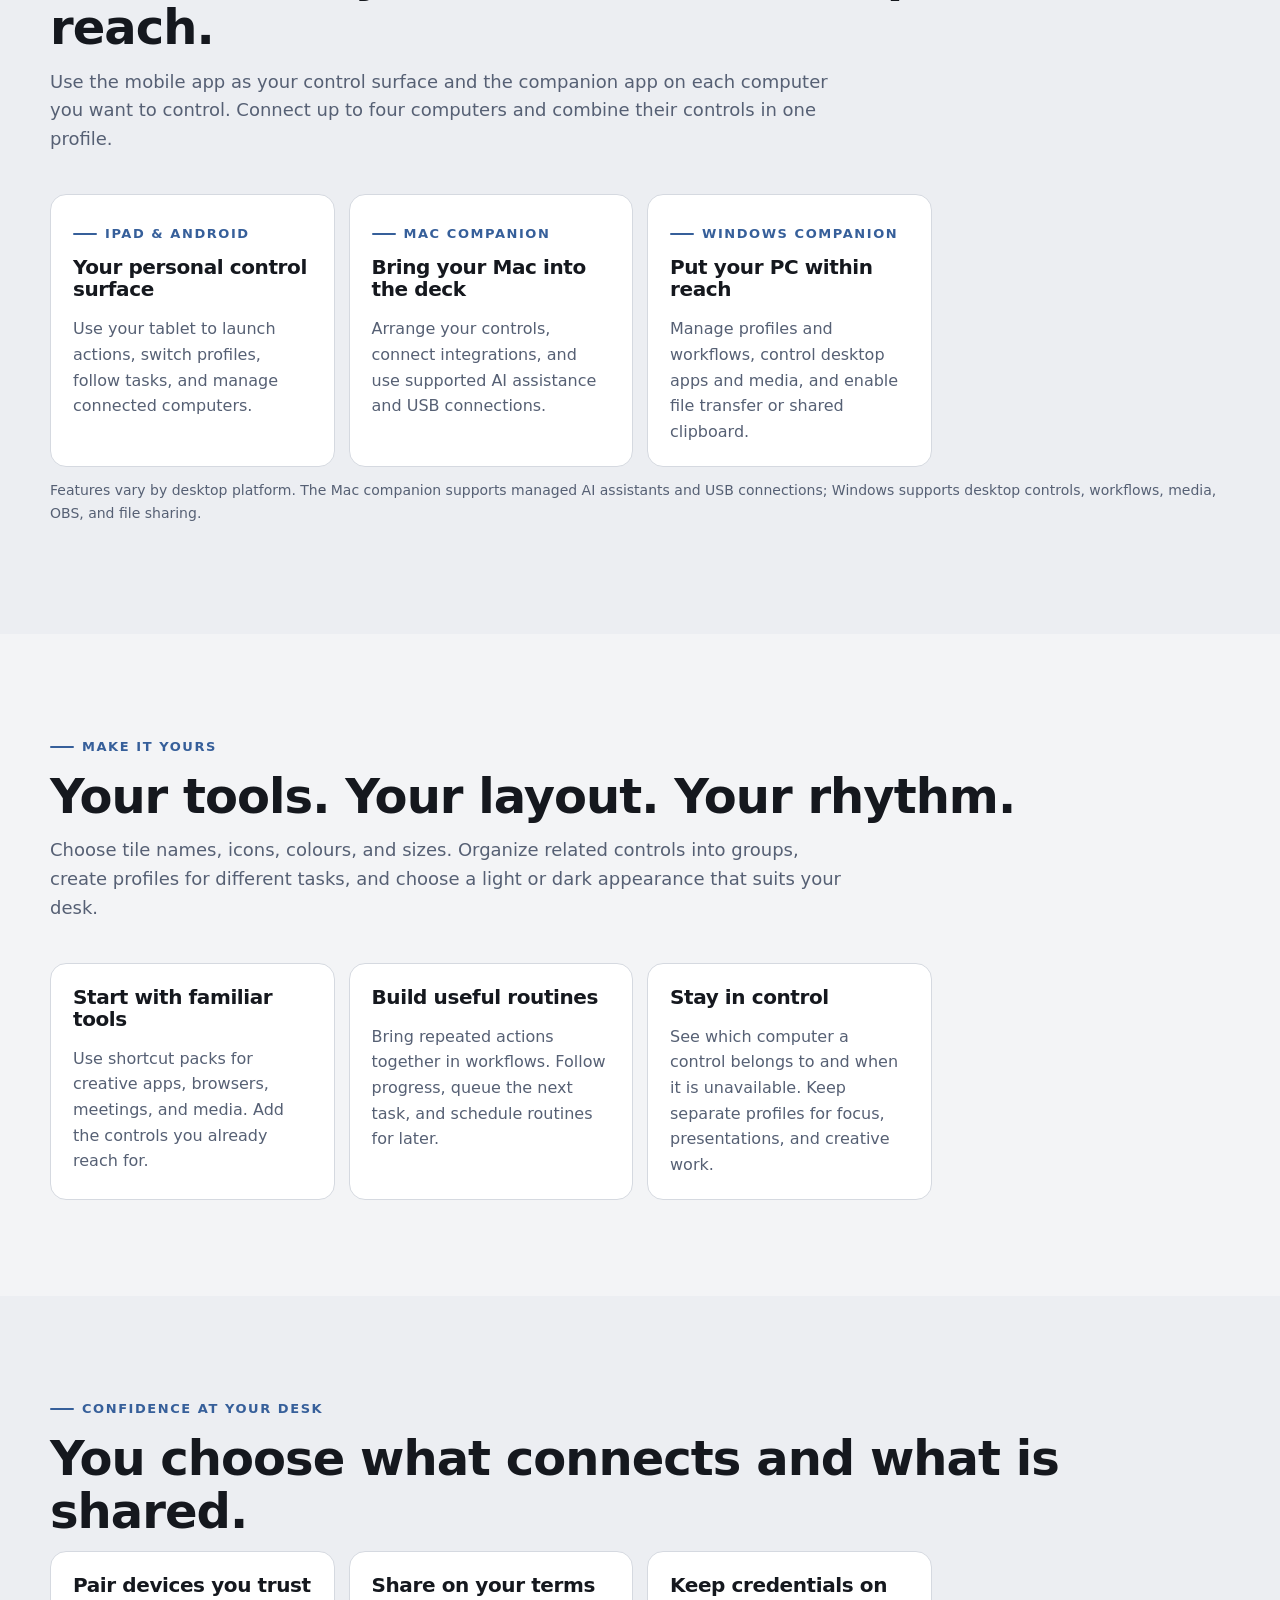
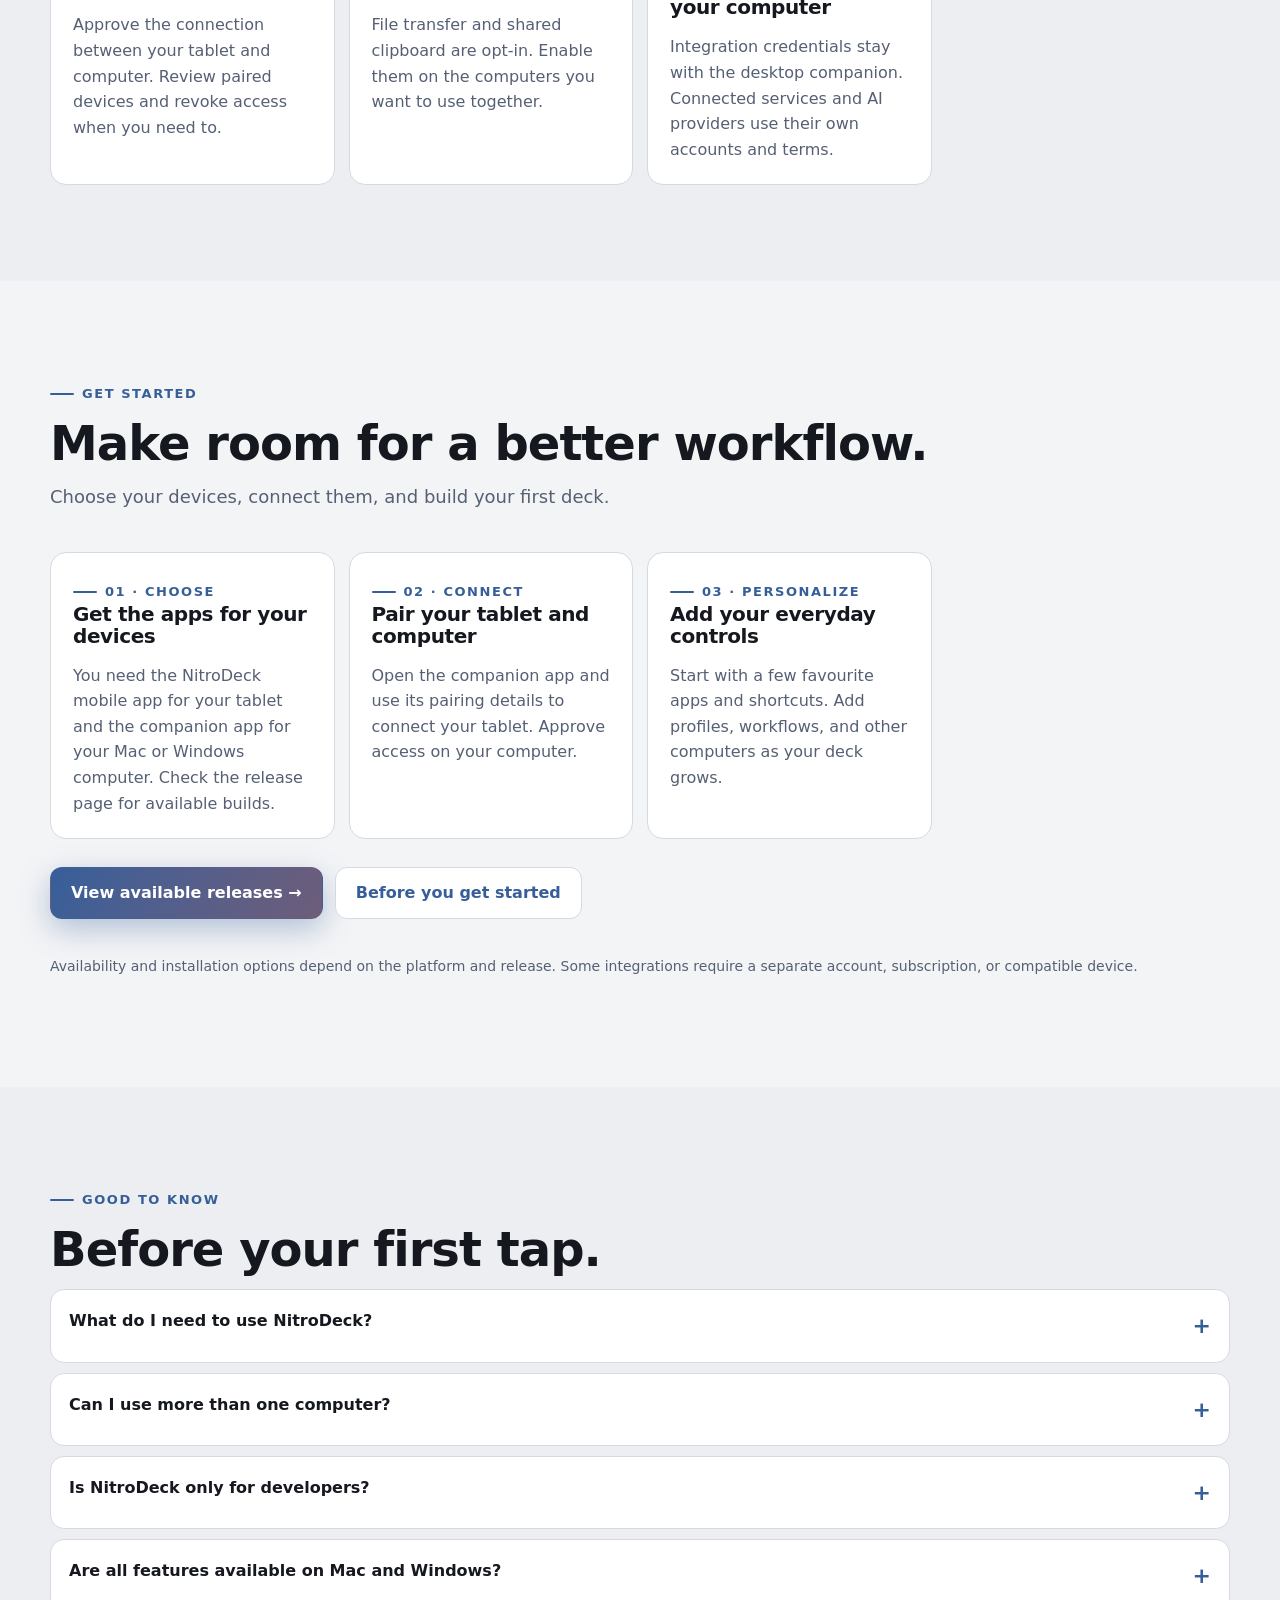
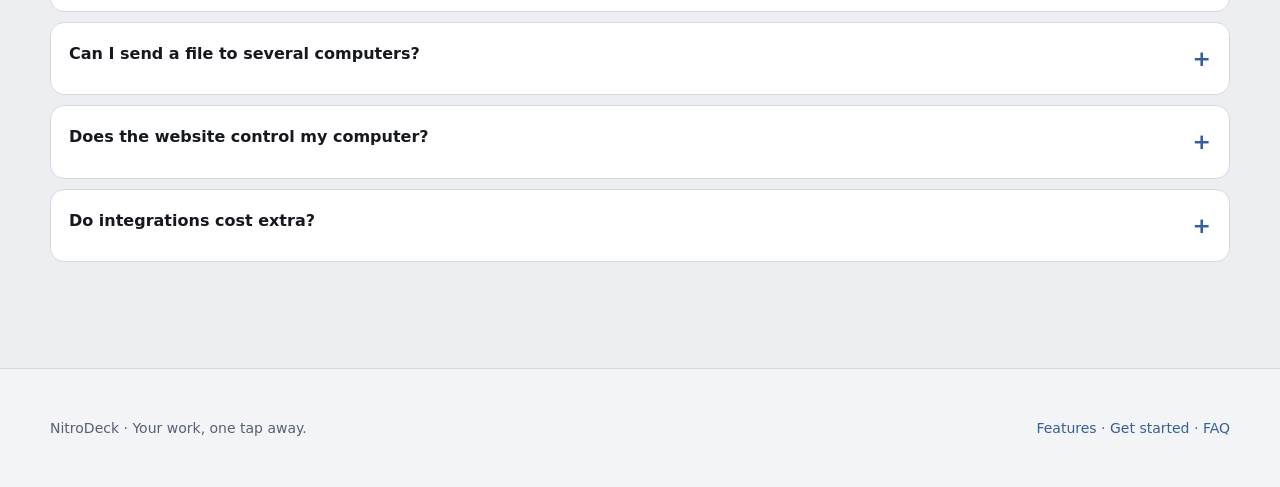
<file: features.html>
<!doctype html>
<html lang="en" dir="ltr" data-i18n-meta="fmeta">
<head>
  <meta charset="utf-8">
  <meta name="viewport" content="width=device-width, initial-scale=1">
  <title>NitroDeck features</title>
  <meta name="description" content="Turn your tablet into a personal control deck for Mac and Windows. Launch apps, organize workflows, control creative tools, and share files between computers.">
  <meta name="theme-color" content="#0b0e14">
  <link rel="icon" href="assets/appIcon.png">
  <link rel="stylesheet" href="styles.css">
  <link rel="stylesheet" href="lang.css">
</head>
<body>
<header class="nav" id="nav">
  <div class="wrap nav-in">
    <a class="brand" href="./"><img src="assets/appIcon.png" alt="">NitroDeck</a>
    <nav class="nav-links" id="navlinks" aria-label="Sections" data-i18n-attr="aria-label=x.sections">
      <a href="./" data-i18n="x.nav.home">Home</a>
      <a href="#features" data-i18n="x.nav.features">Features</a>
      <a href="#use-cases" data-i18n="x.nav.work">For your work</a>
      <a href="#apps" data-i18n="x.nav.devices">Your devices</a>
      <a href="#start" data-i18n="x.nav.start">Get started</a>
      <a href="marketplace.html" data-i18n="x.nav.packs">Packs</a>
      <a href="#faq-section" data-i18n="x.nav.faq">FAQ</a>
    </nav>
    <div class="lang" role="group" aria-label="Language" data-i18n-attr="aria-label=lang.label">
      <button type="button" data-lang="en" aria-pressed="true">EN</button>
      <button type="button" data-lang="fr" aria-pressed="false">FR</button>
      <button type="button" data-lang="ar" aria-pressed="false" lang="ar">عربي</button>
    </div>
    <button class="icon-btn" id="themeBtn" aria-label="Toggle light and dark theme">◐</button>
    <button class="icon-btn burger" id="burger" aria-label="Menu" aria-expanded="false" data-i18n-attr="aria-label=x.menu">☰</button>
  </div>
  <div class="progress-bar" id="pbar"></div>
</header>

<main id="top">
<section class="hero">
  <canvas id="bg" aria-hidden="true"></canvas>
  <div class="wrap">
    <div>
      <span class="eyebrow" data-i18n="x.eyebrow">Tap. Boost. Done.</span>
      <h1><span data-i18n="x.h1a">Less busywork.</span><br><span data-i18n="x.h1b">More</span> <span class="grad" data-i18n="x.h1c">momentum.</span></h1>
      <p class="lede" data-i18n="x.lede">Put your everyday tools within reach. NitroDeck turns your iPad or Android tablet into a personal control deck for Mac and Windows: launch apps, run routines, control your workspace, and share files from one place.</p>
      <div class="cta">
        <a class="btn primary" href="#start" data-i18n="x.find">Find your setup →</a>
        <a class="btn" href="#features" data-i18n="x.explore">Explore features</a>
      </div>
      <div class="typed" id="typed" aria-live="off"></div>
      <div class="stats" style="margin-top:28px">
        <div class="stat"><b data-i18n="x.s1b">One tap</b><span data-i18n="x.s1s">for everyday actions</span></div>
        <div class="stat"><b data-i18n="x.s2b">Your way</b><span data-i18n="x.s2s">personal layouts</span></div>
        <div class="stat"><b data-i18n="x.s3b">Mac + PC</b><span data-i18n="x.s3s">one workspace</span></div>
      </div>
    </div>
    <div class="device" id="device" aria-label="Animated preview of a NitroDeck screen" data-i18n-attr="aria-label=x.devicelabel">
      <div class="device-top"><div class="dots"><i></i><i></i><i></i></div><span data-i18n="x.devtop">NITRODECK · HOME</span><span class="live"><b></b><span data-i18n="x.devlive">2 connected</span></span></div>
      <div class="deck" id="heroDeck"></div>
      <div class="banner" id="heroBanner">Interactive preview · Try a tile.</div>
    </div>
  </div>
</section>

<section id="features" class="alt">
  <div class="wrap">
    <span class="eyebrow" data-i18n="x.f.eyebrow">Built around your day</span>
    <h2 data-i18n="x.f.h2">Small actions. A smoother workday.</h2>
    <p class="lede" data-i18n="x.f.lede">Keep the things you do most in one familiar place, with controls that fit your work.</p>
    <div class="search"><input id="fsearch" type="search" placeholder="Find a feature: files, meetings, media…" aria-label="Search product features" data-i18n-attr="placeholder=x.f.search,aria-label=x.f.searchlabel"></div>
    <div class="chips" id="fchips" aria-label="Feature categories" data-i18n-attr="aria-label=x.f.cats"></div>
    <div class="fgrid" id="fgrid"></div>
    <p class="hint" id="featureCount" role="status"></p>
  </div>
</section>
<section id="use-cases">
  <div class="wrap">
    <span class="eyebrow" data-i18n="x.u.eyebrow">For your work</span>
    <h2 data-i18n="x.u.h2">A deck for every part of your day.</h2>
    <p class="lede" data-i18n="x.u.lede">Build a workspace around what you need to accomplish. Switch profiles when the work changes.</p>
    <div class="fgrid" id="useCases"></div>
  </div>
</section>
<section id="apps" class="alt">
  <div class="wrap">
    <span class="eyebrow" data-i18n="x.a.eyebrow">Your devices, working together</span>
    <h2 data-i18n="x.a.h2">A tablet on your desk. Your computers in reach.</h2>
    <p class="lede" data-i18n="x.a.lede">Use the mobile app as your control surface and the companion app on each computer you want to control. Connect up to four computers and combine their controls in one profile.</p>
    <div class="fgrid" id="appCards"></div>
    <p class="hint" data-i18n="x.a.hint">Features vary by desktop platform. The Mac companion supports managed AI assistants and USB connections; Windows supports desktop controls, workflows, media, OBS, and file sharing.</p>
  </div>
</section>
<section id="customize">
  <div class="wrap">
    <span class="eyebrow" data-i18n="x.c.eyebrow">Make it yours</span>
    <h2 data-i18n="x.c.h2">Your tools. Your layout. Your rhythm.</h2>
    <p class="lede" data-i18n="x.c.lede">Choose tile names, icons, colours, and sizes. Organize related controls into groups, create profiles for different tasks, and choose a light or dark appearance that suits your desk.</p>
    <div class="fgrid">
      <article class="card"><h3 data-i18n="x.c1t">Start with familiar tools</h3><p data-i18n="x.c1p">Use shortcut packs for creative apps, browsers, meetings, and media. Add the controls you already reach for.</p></article>
      <article class="card"><h3 data-i18n="x.c2t">Build useful routines</h3><p data-i18n="x.c2p">Bring repeated actions together in workflows. Follow progress, queue the next task, and schedule routines for later.</p></article>
      <article class="card"><h3 data-i18n="x.c3t">Stay in control</h3><p data-i18n="x.c3p">See which computer a control belongs to and when it is unavailable. Keep separate profiles for focus, presentations, and creative work.</p></article>
    </div>
  </div>
</section>
<section id="security" class="alt">
  <div class="wrap">
    <span class="eyebrow" data-i18n="x.sec.eyebrow">Confidence at your desk</span>
    <h2 data-i18n="x.sec.h2">You choose what connects and what is shared.</h2>
    <div class="fgrid">
      <article class="card"><h3 data-i18n="x.sec1t">Pair devices you trust</h3><p data-i18n="x.sec1p">Approve the connection between your tablet and computer. Review paired devices and revoke access when you need to.</p></article>
      <article class="card"><h3 data-i18n="x.sec2t">Share on your terms</h3><p data-i18n="x.sec2p">File transfer and shared clipboard are opt-in. Enable them on the computers you want to use together.</p></article>
      <article class="card"><h3 data-i18n="x.sec3t">Keep credentials on your computer</h3><p data-i18n="x.sec3p">Integration credentials stay with the desktop companion. Connected services and AI providers use their own accounts and terms.</p></article>
    </div>
  </div>
</section>
<section id="start">
  <div class="wrap">
    <span class="eyebrow" data-i18n="x.st.eyebrow">Get started</span>
    <h2 data-i18n="x.st.h2">Make room for a better workflow.</h2>
    <p class="lede" data-i18n="x.st.lede">Choose your devices, connect them, and build your first deck.</p>
    <div class="fgrid">
      <article class="card"><span class="eyebrow" data-i18n="x.st1e">01 · Choose</span><h3 data-i18n="x.st1t">Get the apps for your devices</h3><p data-i18n="x.st1p">You need the NitroDeck mobile app for your tablet and the companion app for your Mac or Windows computer. Check the release page for available builds.</p></article>
      <article class="card"><span class="eyebrow" data-i18n="x.st2e">02 · Connect</span><h3 data-i18n="x.st2t">Pair your tablet and computer</h3><p data-i18n="x.st2p">Open the companion app and use its pairing details to connect your tablet. Approve access on your computer.</p></article>
      <article class="card"><span class="eyebrow" data-i18n="x.st3e">03 · Personalize</span><h3 data-i18n="x.st3t">Add your everyday controls</h3><p data-i18n="x.st3p">Start with a few favourite apps and shortcuts. Add profiles, workflows, and other computers as your deck grows.</p></article>
    </div>
    <div class="cta" style="margin-top:28px"><a class="btn primary" href="https://github.com/Ahmed-M-Hussein/NitroDeck/releases" rel="noopener" data-i18n="x.st.btn1">View available releases →</a><a class="btn" href="#faq-section" data-i18n="x.st.btn2">Before you get started</a></div>
    <p class="hint" data-i18n="x.st.hint">Availability and installation options depend on the platform and release. Some integrations require a separate account, subscription, or compatible device.</p>
  </div>
</section>
<section id="faq-section" class="alt">
  <div class="wrap"><span class="eyebrow" data-i18n="x.q.eyebrow">Good to know</span><h2 data-i18n="x.q.h2">Before your first tap.</h2><div id="faq"></div></div>
</section>
</main>
<footer><div class="wrap"><span data-i18n="x.foot">NitroDeck · Your work, one tap away.</span><span><a href="#features" data-i18n="x.nav.features">Features</a> · <a href="#start" data-i18n="x.nav.start">Get started</a> · <a href="#faq-section" data-i18n="x.nav.faq">FAQ</a></span></div></footer>
<button class="icon-btn to-top" id="toTop" aria-label="Back to top" data-i18n-attr="aria-label=x.top">↑</button>
<script src="i18n.js"></script><script src="i18n-features.js"></script><script src="data.js"></script><script src="app.js"></script>
</body></html>
</file>
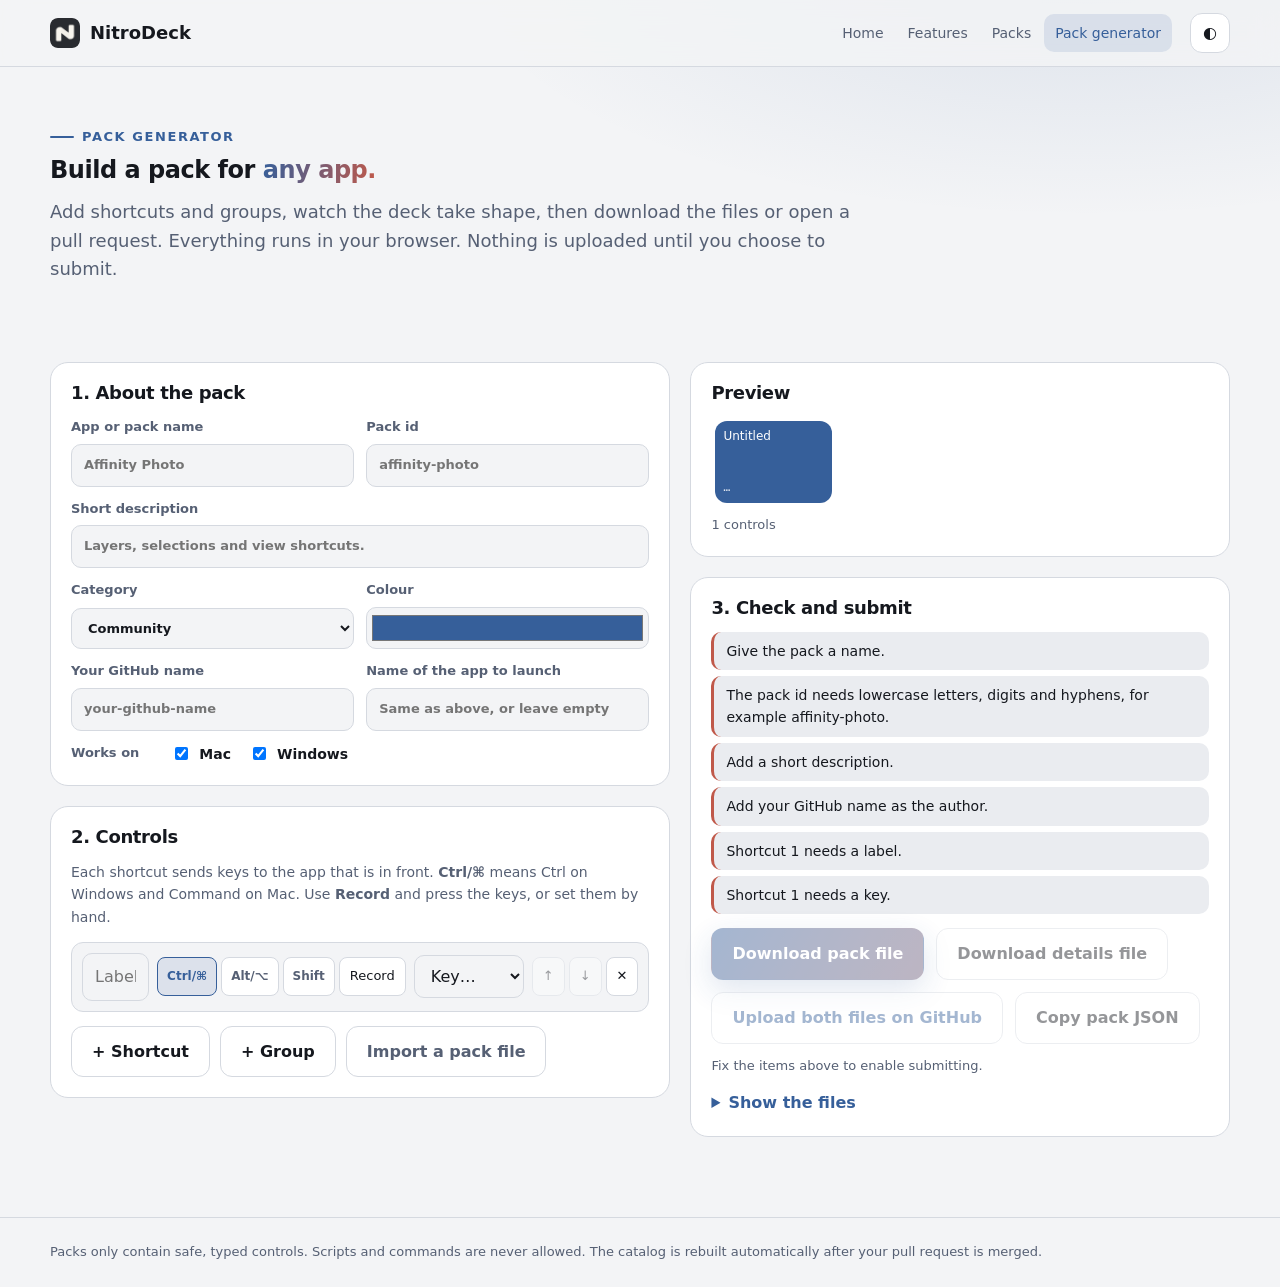
<file: generator.html>
<!doctype html>
<html lang="en">
<head>
  <meta charset="utf-8">
  <meta name="viewport" content="width=device-width, initial-scale=1">
  <title>NitroDeck Pack Generator — build a pack in your browser</title>
  <meta name="description" content="Build a NitroDeck pack with shortcuts, groups and an app launcher. Live validation, instant preview, and a ready-to-submit pack file.">
  <meta name="theme-color" content="#0b0e14">
  <link rel="icon" href="assets/appIcon.png">
  <link rel="stylesheet" href="styles.css">
  <link rel="stylesheet" href="marketplace.css">
  <link rel="stylesheet" href="generator.css">
</head>
<body>
<header class="nav stuck" id="nav">
  <div class="wrap nav-in">
    <a class="brand" href="./"><img src="assets/appIcon.png" alt="">NitroDeck</a>
    <nav class="nav-links" aria-label="Site">
      <a href="./">Home</a>
      <a href="features.html">Features</a>
      <a href="marketplace.html">Packs</a>
      <a href="generator.html" class="on" aria-current="page">Pack generator</a>
    </nav>
    <button class="icon-btn" id="themeBtn" aria-label="Toggle light and dark theme">◐</button>
  </div>
</header>

<main>
  <section class="mp-hero">
    <div class="wrap">
      <span class="eyebrow">Pack generator</span>
      <h1>Build a pack for <span class="grad">any app.</span></h1>
      <p class="lede">Add shortcuts and groups, watch the deck take shape, then download the files or open a pull request. Everything runs in your browser. Nothing is uploaded until you choose to submit.</p>
    </div>
  </section>

  <section class="gen">
    <div class="wrap gen-grid">
      <div class="gen-col">
        <div class="gen-card">
          <h2>1. About the pack</h2>
          <div class="gen-fields">
            <label>App or pack name<input id="name" maxlength="60" placeholder="Affinity Photo" autocomplete="off"></label>
            <label>Pack id<input id="id" maxlength="48" placeholder="affinity-photo" autocomplete="off" spellcheck="false"></label>
            <label class="wide">Short description<input id="desc" maxlength="200" placeholder="Layers, selections and view shortcuts." autocomplete="off"></label>
            <label>Category<select id="cat"></select></label>
            <label>Colour<input id="color" type="color" value="#365f9a"></label>
            <label>Your GitHub name<input id="author" maxlength="60" placeholder="your-github-name" autocomplete="off"></label>
            <label>Name of the app to launch<input id="appName" maxlength="120" placeholder="Same as above, or leave empty" autocomplete="off"></label>
            <fieldset class="wide"><legend>Works on</legend>
              <label class="inline"><input type="checkbox" id="pMac" checked> Mac</label>
              <label class="inline"><input type="checkbox" id="pWin" checked> Windows</label>
            </fieldset>
          </div>
        </div>

        <div class="gen-card">
          <h2>2. Controls</h2>
          <p class="gen-hint">Each shortcut sends keys to the app that is in front. <b>Ctrl/⌘</b> means Ctrl on Windows and Command on Mac. Use <b>Record</b> and press the keys, or set them by hand.</p>
          <div id="items" class="gen-items"></div>
          <div class="gen-add">
            <button type="button" class="btn" id="addShortcut">+ Shortcut</button>
            <button type="button" class="btn" id="addGroup">+ Group</button>
            <label class="btn gen-file">Import a pack file<input type="file" id="importFile" accept=".json,application/json" hidden></label>
          </div>
        </div>
      </div>

      <div class="gen-col gen-sticky">
        <div class="gen-card">
          <h2>Preview</h2>
          <div class="mp-tiles gen-preview" id="preview"></div>
          <p class="gen-count" id="count" role="status" aria-live="polite"></p>
        </div>
        <div class="gen-card">
          <h2>3. Check and submit</h2>
          <ul class="gen-problems" id="problems" aria-live="polite"></ul>
          <div class="mp-actions">
            <button type="button" class="btn primary" id="dlPack">Download pack file</button>
            <button type="button" class="btn" id="dlMeta">Download details file</button>
          </div>
          <div class="mp-actions">
            <a class="btn" id="pr" href="#" target="_blank" rel="noopener">Open pull request on GitHub</a>
            <button type="button" class="btn" id="copy">Copy pack JSON</button>
          </div>
          <p class="mp-note" id="prNote">Complete the form to enable submitting.</p>
          <details class="gen-details"><summary>Show the files</summary>
            <h3 class="mp-h3"><code id="packName">pack</code></h3>
            <pre id="packJson" class="gen-code"></pre>
            <h3 class="mp-h3"><code id="metaName">details</code></h3>
            <pre id="metaJson" class="gen-code"></pre>
          </details>
        </div>
      </div>
    </div>
  </section>
</main>
<footer class="mp-foot"><div class="wrap">Packs only contain safe, typed controls. Scripts and commands are never allowed. The catalog is rebuilt automatically after your pull request is merged.</div></footer>
<script src="generator.js"></script>
</body>
</html>
</file>
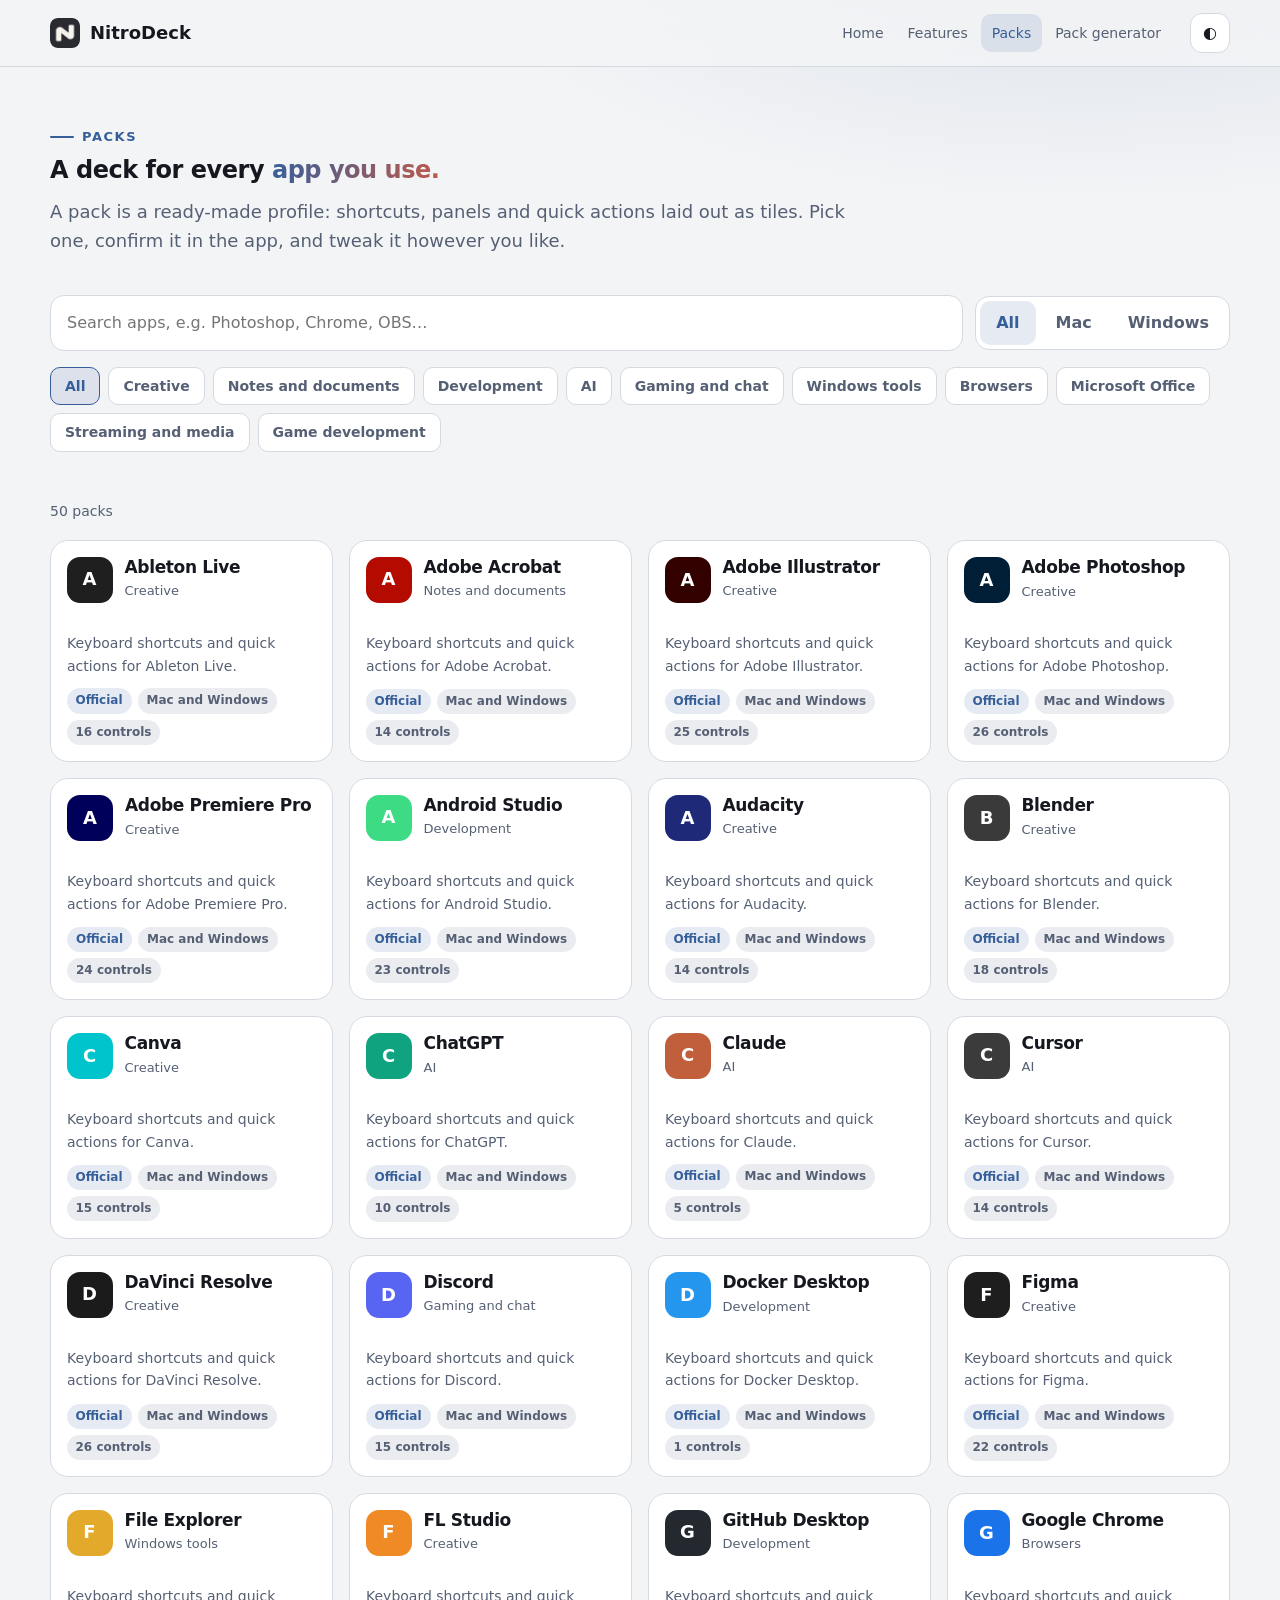
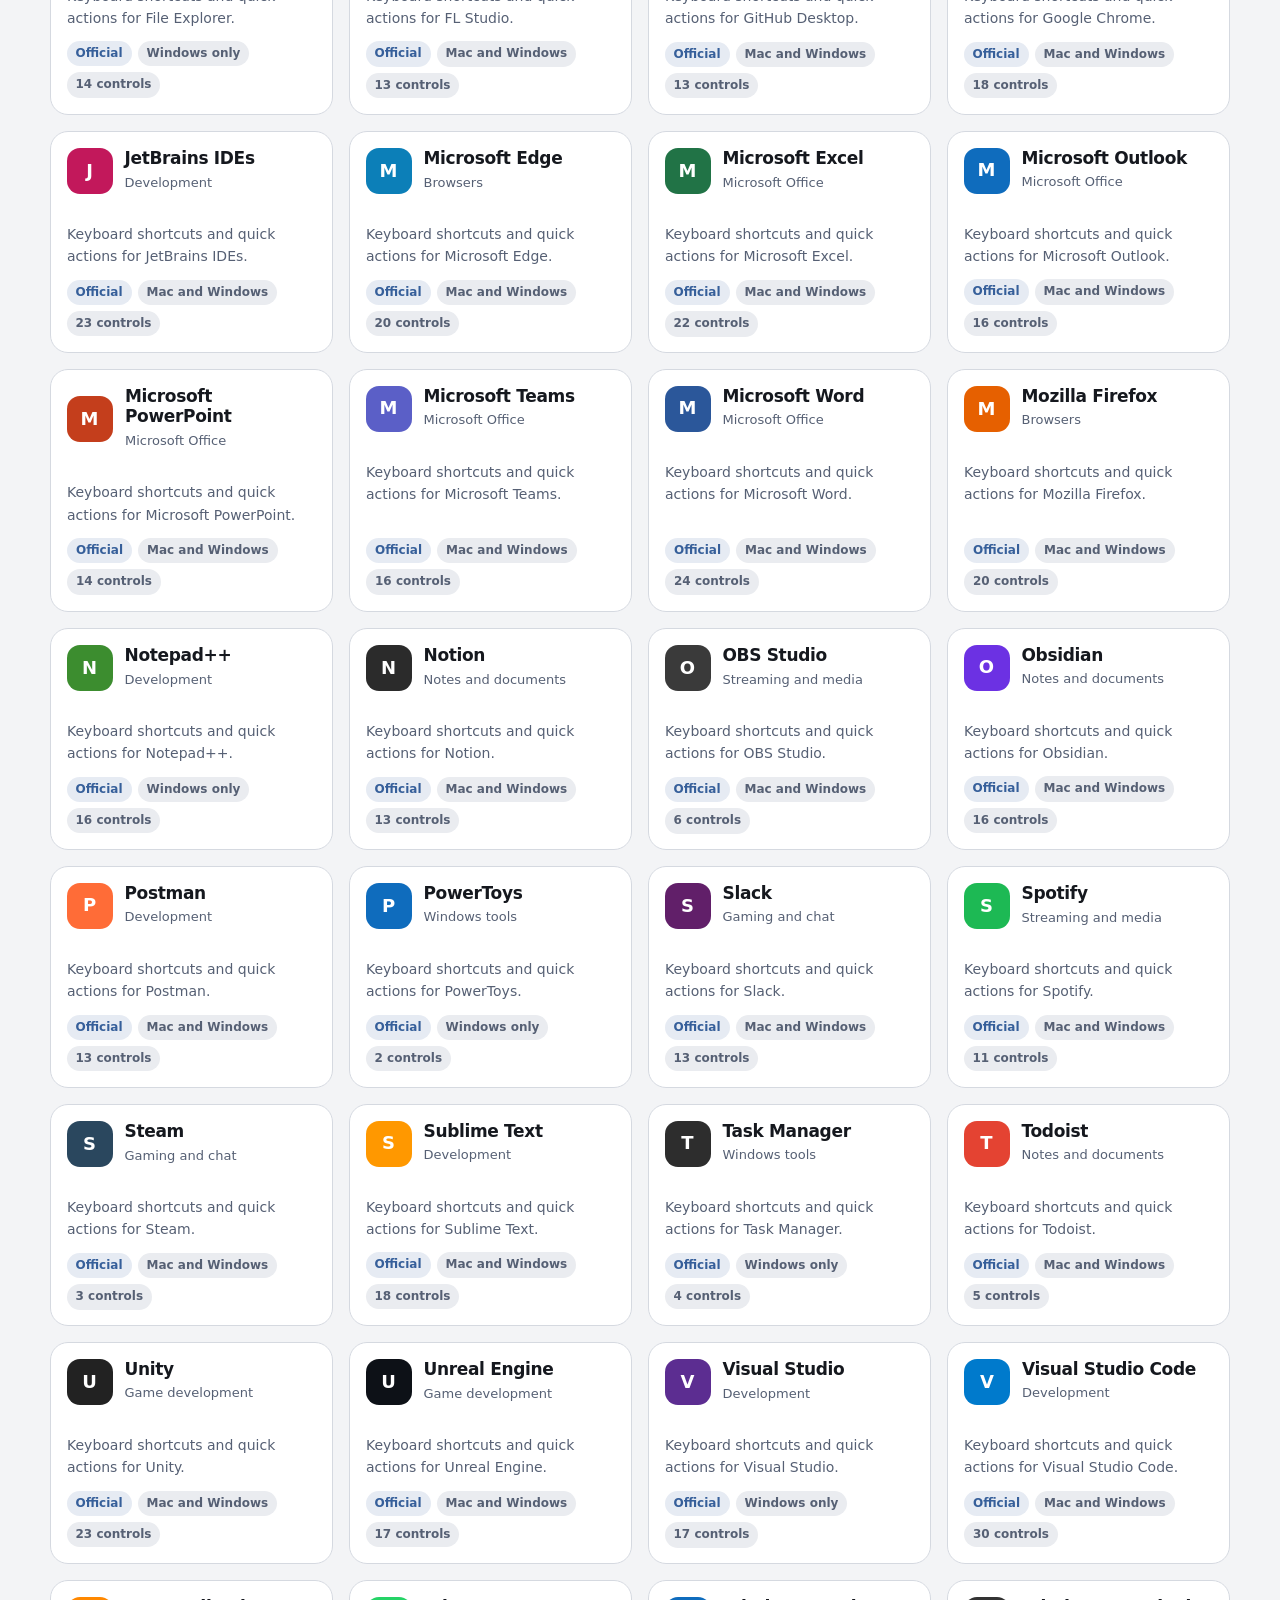
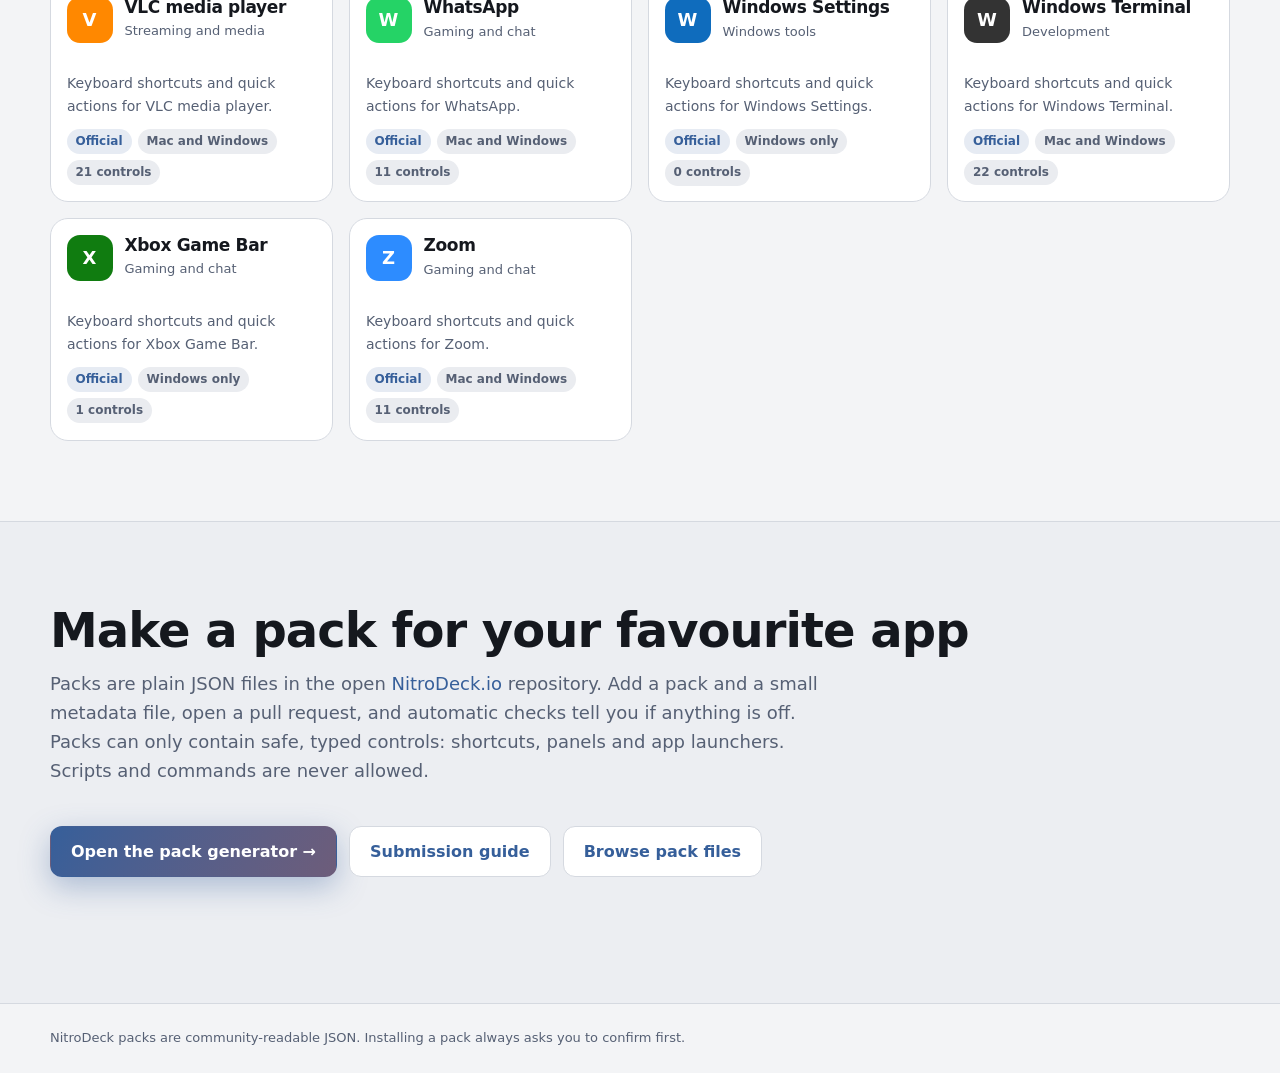
<file: marketplace.html>
<!doctype html>
<html lang="en">
<head>
  <meta charset="utf-8">
  <meta name="viewport" content="width=device-width, initial-scale=1">
  <title>NitroDeck Packs — ready-made decks for your apps</title>
  <meta name="description" content="Browse ready-made NitroDeck packs for Word, Chrome, VS Code, Photoshop, OBS and more. Install any pack in your NitroDeck app with one click.">
  <meta name="theme-color" content="#0b0e14">
  <link rel="icon" href="assets/appIcon.png">
  <link rel="stylesheet" href="styles.css">
  <link rel="stylesheet" href="marketplace.css">
</head>
<body>
<header class="nav stuck" id="nav">
  <div class="wrap nav-in">
    <a class="brand" href="./"><img src="assets/appIcon.png" alt="">NitroDeck</a>
    <nav class="nav-links" aria-label="Site">
      <a href="./">Home</a>
      <a href="features.html">Features</a>
      <a href="marketplace.html" class="on" aria-current="page">Packs</a>
      <a href="generator.html">Pack generator</a>
    </nav>
    <button class="icon-btn" id="themeBtn" aria-label="Toggle light and dark theme">◐</button>
  </div>
</header>

<main>
  <section class="mp-hero">
    <div class="wrap">
      <span class="eyebrow">Packs</span>
      <h1>A deck for every <span class="grad">app you use.</span></h1>
      <p class="lede">A pack is a ready-made profile: shortcuts, panels and quick actions laid out as tiles. Pick one, confirm it in the app, and tweak it however you like.</p>
      <div class="mp-tools">
        <label class="mp-search"><span class="sr">Search packs</span><input id="q" type="search" placeholder="Search apps, e.g. Photoshop, Chrome, OBS…" autocomplete="off"></label>
        <div class="mp-seg" id="platform" role="group" aria-label="Platform">
          <button type="button" data-v="all" aria-pressed="true">All</button>
          <button type="button" data-v="mac" aria-pressed="false">Mac</button>
          <button type="button" data-v="windows" aria-pressed="false">Windows</button>
        </div>
      </div>
      <div class="mp-chips" id="cats" role="group" aria-label="Category"></div>
    </div>
  </section>

  <section class="mp-body">
    <div class="wrap">
      <p class="mp-count" id="count" role="status" aria-live="polite"></p>
      <div class="mp-grid" id="grid"></div>
      <p class="mp-empty" id="empty" hidden>No packs match. Try a different search, or <a href="#submit">submit one</a>.</p>
      <p class="mp-error" id="error" hidden>The pack catalog could not be loaded. Check your connection and reload.</p>
    </div>
  </section>

  <section class="mp-submit" id="submit">
    <div class="wrap">
      <h2>Make a pack for your favourite app</h2>
      <p class="lede">Packs are plain JSON files in the open <a href="https://github.com/Ahmed-M-Hussein/NitroDeck.io">NitroDeck.io</a> repository. Add a pack and a small metadata file, open a pull request, and automatic checks tell you if anything is off. Packs can only contain safe, typed controls: shortcuts, panels and app launchers. Scripts and commands are never allowed.</p>
      <div class="cta">
        <a class="btn primary" href="generator.html">Open the pack generator →</a>
        <a class="btn" href="https://github.com/Ahmed-M-Hussein/NitroDeck.io/blob/main/CONTRIBUTING.md">Submission guide</a>
        <a class="btn" href="https://github.com/Ahmed-M-Hussein/NitroDeck.io/tree/main/packs">Browse pack files</a>
      </div>
    </div>
  </section>
</main>

<dialog id="detail" class="mp-dialog" aria-labelledby="dTitle">
  <form method="dialog"><button class="mp-close icon-btn" aria-label="Close">✕</button></form>
  <div class="mp-d-head">
    <div class="mp-badge" id="dBadge" aria-hidden="true"></div>
    <div>
      <h2 id="dTitle"></h2>
      <p class="mp-meta" id="dMeta"></p>
    </div>
  </div>
  <p id="dDesc" class="mp-desc"></p>
  <h3 class="mp-h3">What's inside</h3>
  <div class="mp-tiles" id="dTiles"></div>
  <div class="mp-actions">
    <a class="btn primary" id="dInstall" href="#">Install in NitroDeck</a>
    <a class="btn" id="dDownload" href="#" download>Download pack file</a>
  </div>
  <p class="mp-note" id="dNote"></p>
  <p class="mp-hash">SHA-256 <code id="dHash"></code></p>
</dialog>

<footer class="mp-foot"><div class="wrap">NitroDeck packs are community-readable JSON. Installing a pack always asks you to confirm first.</div></footer>
<script src="marketplace.js"></script>
</body>
</html>
</file>
<file: styles.css>
/* NitroDeck site. Tokens first, then layout, then sections. */
:root {
  --bg: #0b0e14;
  --bg2: #10141c;
  --surface: #161b25;
  --surface2: #1e2431;
  --line: #2a3242;
  --text: #e8ecf4;
  --muted: #93a0b5;
  --accent: #91b6ff;
  --accent-soft: rgba(145, 182, 255, 0.14);
  --accent2: #f1a99c;
  --ok: #6fd3a0;
  --warn: #f2c46d;
  --bad: #ff7b8a;
  --on-accent: #0b0e14;
  --shadow: 0 20px 60px rgba(0, 0, 0, 0.45);
  --radius: 16px;
  --font: ui-sans-serif, system-ui, -apple-system, "Segoe UI", Roboto, "Helvetica Neue", Arial, sans-serif;
  --mono: ui-monospace, SFMono-Regular, Menlo, Consolas, "Liberation Mono", monospace;
  color-scheme: dark;
}
:root[data-theme="light"] {
  --bg: #f3f4f6;
  --bg2: #eceef2;
  --surface: #ffffff;
  --surface2: #eaecf0;
  --line: #d5d9e0;
  --text: #15181e;
  --muted: #566074;
  --accent: #365f9a;
  --accent-soft: rgba(54, 95, 154, 0.12);
  --accent2: #c0594a;
  --ok: #1f8f5d;
  --warn: #9a6a00;
  --bad: #c2354a;
  --on-accent: #ffffff;
  --shadow: 0 20px 50px rgba(20, 30, 50, 0.14);
  color-scheme: light;
}

* { box-sizing: border-box; }
html { scroll-behavior: smooth; scroll-padding-top: 84px; }
body {
  margin: 0;
  background: var(--bg);
  color: var(--text);
  font: 16px/1.6 var(--font);
  -webkit-font-smoothing: antialiased;
  overflow-x: hidden;
}
img, svg { max-width: 100%; }
a { color: var(--accent); text-decoration: none; }
a:hover { text-decoration: underline; }
button { font: inherit; color: inherit; cursor: pointer; }
code, pre { font-family: var(--mono); }
:focus-visible { outline: 2px solid var(--accent); outline-offset: 2px; border-radius: 6px; }
.sr { position: absolute; width: 1px; height: 1px; overflow: hidden; clip: rect(0 0 0 0); }

.wrap { width: min(1180px, 100% - 32px); margin-inline: auto; }
section { padding: 96px 0; position: relative; }
.eyebrow { display: inline-flex; align-items: center; gap: 8px; font-size: 13px; letter-spacing: .12em; text-transform: uppercase; color: var(--accent); font-weight: 600; }
.eyebrow::before { content: ""; width: 24px; height: 2px; background: currentColor; border-radius: 2px; }
h1, h2, h3 { line-height: 1.1; margin: 0; letter-spacing: -0.02em; }
h2 { font-size: clamp(30px, 4.4vw, 48px); margin: 12px 0 14px; }
h3 { font-size: 20px; }
.lede { color: var(--muted); font-size: 18px; max-width: 70ch; margin: 0 0 40px; }
.grad { background: linear-gradient(100deg, var(--accent), var(--accent2)); -webkit-background-clip: text; background-clip: text; color: transparent; }
.alt { background: var(--bg2); }

/* reveal */
.reveal { opacity: 0; transform: translateY(26px); transition: opacity .7s ease, transform .7s cubic-bezier(.2,.7,.2,1); }
.reveal.in { opacity: 1; transform: none; }

/* nav */
.nav { position: fixed; inset: 0 0 auto 0; z-index: 50; transition: background .3s, border-color .3s, box-shadow .3s; border-bottom: 1px solid transparent; }
.nav.stuck { background: color-mix(in srgb, var(--bg) 82%, transparent); backdrop-filter: blur(14px); border-color: var(--line); }
.nav-in { display: flex; align-items: center; gap: 18px; height: 66px; }
.brand { display: flex; align-items: center; gap: 10px; font-weight: 700; color: var(--text); font-size: 18px; }
.brand:hover { text-decoration: none; }
.brand img { width: 30px; height: 30px; border-radius: 8px; }
.nav-links { display: flex; gap: 2px; margin-left: auto; }
.nav-links a { color: var(--muted); padding: 8px 11px; border-radius: 10px; font-size: 14px; font-weight: 500; }
.nav-links a:hover { color: var(--text); background: var(--accent-soft); text-decoration: none; }
.nav-links a.on { color: var(--accent); background: var(--accent-soft); }
.icon-btn { width: 40px; height: 40px; display: grid; place-items: center; background: var(--surface); border: 1px solid var(--line); border-radius: 12px; }
.icon-btn:hover { border-color: var(--accent); }
.burger { display: none; }
.progress-bar { position: absolute; left: 0; bottom: -1px; height: 2px; background: linear-gradient(90deg, var(--accent), var(--accent2)); width: 0; }

/* buttons */
.btn { display: inline-flex; align-items: center; gap: 8px; padding: 12px 20px; border-radius: 12px; border: 1px solid var(--line); background: var(--surface); font-weight: 600; transition: transform .2s, border-color .2s, box-shadow .2s; }
.btn:hover { transform: translateY(-2px); border-color: var(--accent); text-decoration: none; }
.btn.primary { background: linear-gradient(120deg, var(--accent), color-mix(in srgb, var(--accent) 60%, var(--accent2))); color: var(--on-accent); border-color: transparent; box-shadow: 0 10px 30px color-mix(in srgb, var(--accent) 35%, transparent); }
.chip { display: inline-flex; align-items: center; gap: 6px; padding: 7px 14px; border-radius: 999px; background: var(--surface); border: 1px solid var(--line); font-size: 14px; color: var(--muted); transition: all .2s; }
.chip:hover { color: var(--text); border-color: var(--accent); }
.chip.on { background: var(--accent); color: var(--on-accent); border-color: var(--accent); font-weight: 600; }
.chips { display: flex; flex-wrap: wrap; gap: 8px; margin-bottom: 20px; }
.card { background: var(--surface); border: 1px solid var(--line); border-radius: var(--radius); padding: 22px; }
kbd { font-family: var(--mono); font-size: 12px; background: var(--surface2); border: 1px solid var(--line); border-bottom-width: 2px; border-radius: 6px; padding: 1px 6px; }

/* hero */
.hero { min-height: 100svh; display: flex; align-items: center; padding: 120px 0 70px; overflow: hidden; }
#bg { position: absolute; inset: 0; width: 100%; height: 100%; z-index: 0; }
.hero::after { content: ""; position: absolute; inset: 0; background: radial-gradient(60% 50% at 70% 40%, transparent, var(--bg) 100%); z-index: 0; pointer-events: none; }
.hero .wrap { position: relative; z-index: 1; display: grid; grid-template-columns: 1.05fr .95fr; gap: 48px; align-items: center; }
.hero h1 { font-size: clamp(42px, 7vw, 84px); margin: 18px 0 20px; }
.hero p.lede { margin-bottom: 28px; }
.cta { display: flex; flex-wrap: wrap; gap: 12px; margin-bottom: 36px; }
.typed { font-family: var(--mono); color: var(--accent2); min-height: 1.6em; font-size: 15px; }
.typed::after { content: "▍"; animation: blink 1s steps(2) infinite; margin-left: 2px; color: var(--accent); }
@keyframes blink { 50% { opacity: 0; } }
.stats { display: grid; grid-template-columns: repeat(4, auto); gap: 8px 28px; justify-content: start; }
.stat b { display: block; font-size: 30px; line-height: 1; font-variant-numeric: tabular-nums; }
.stat span { font-size: 13px; color: var(--muted); }

.device { background: var(--surface); border: 1px solid var(--line); border-radius: 28px; padding: 14px; box-shadow: var(--shadow); transform: perspective(1200px) rotateY(-8deg) rotateX(4deg); transition: transform .2s ease-out; animation: float 7s ease-in-out infinite; }
@keyframes float { 50% { translate: 0 -10px; } }
.device-top { display: flex; align-items: center; justify-content: space-between; padding: 6px 10px 12px; font-size: 12px; color: var(--muted); }
.dots { display: flex; gap: 6px; } .dots i { width: 9px; height: 9px; border-radius: 50%; background: var(--line); }
.live { display: inline-flex; gap: 6px; align-items: center; } .live b { width: 8px; height: 8px; border-radius: 50%; background: var(--ok); box-shadow: 0 0 0 0 var(--ok); animation: ping 2s infinite; }
@keyframes ping { 70% { box-shadow: 0 0 0 9px transparent; } 100% { box-shadow: 0 0 0 0 transparent; } }
.deck { display: grid; grid-template-columns: repeat(4, 1fr); gap: 10px; }
.tile { aspect-ratio: 1; border-radius: 16px; background: var(--surface2); border: 2px solid transparent; display: flex; flex-direction: column; align-items: center; justify-content: center; gap: 4px; font-size: 11px; color: var(--muted); position: relative; transition: transform .2s, border-color .3s, background .3s; user-select: none; }
.tile .g { font-size: 26px; line-height: 1; }
.tile:hover { transform: translateY(-3px); }
.tile.pressed { transform: scale(.93); }
.tile.running { border-color: var(--accent); }
.tile.running::after { content: ""; position: absolute; top: 7px; right: 7px; width: 12px; height: 12px; border: 2px solid var(--accent); border-top-color: transparent; border-radius: 50%; animation: spin .8s linear infinite; }
.tile.success { border-color: var(--ok); }
.tile.success::after { content: "✓"; position: absolute; top: 3px; right: 8px; color: var(--ok); font-weight: 800; }
.tile.failed { border-color: var(--bad); }
.tile.failed::after { content: "!"; position: absolute; top: 3px; right: 9px; color: var(--bad); font-weight: 800; }
.tile.w2 { grid-column: span 2; aspect-ratio: 2.1; }
.tile.w4 { grid-column: span 4; aspect-ratio: 4.3; }
@keyframes spin { to { rotate: 360deg; } }
.mini-slider { width: 80%; height: 8px; border-radius: 6px; background: var(--line); position: relative; overflow: hidden; }
.mini-slider i { position: absolute; inset: 0 auto 0 0; width: 60%; background: var(--accent); border-radius: 6px; animation: slide 5s ease-in-out infinite; }
@keyframes slide { 50% { width: 25%; } }
.banner { margin-top: 12px; padding: 9px 12px; border-radius: 12px; background: var(--accent-soft); font-size: 12px; color: var(--accent); min-height: 36px; display: flex; align-items: center; gap: 8px; }

/* tabs */
.tabs { display: flex; flex-wrap: wrap; gap: 6px; margin-bottom: 18px; }
.tab { padding: 9px 16px; border-radius: 12px; border: 1px solid var(--line); background: var(--surface); color: var(--muted); font-weight: 600; font-size: 14px; }
.tab[aria-selected="true"] { background: var(--accent); color: var(--on-accent); border-color: var(--accent); }
.panel[hidden] { display: none; }

/* map */
.map-shell { display: grid; grid-template-columns: 1fr 340px; gap: 20px; align-items: start; }
.map-stage { background: radial-gradient(circle at 50% 50%, var(--accent-soft), transparent 65%), var(--surface); border: 1px solid var(--line); border-radius: 24px; padding: 8px; overflow: hidden; }
#map { width: 100%; height: auto; display: block; touch-action: manipulation; }
.m-edge { stroke: var(--line); stroke-width: 2; fill: none; stroke-dasharray: 6 8; animation: dash 2.5s linear infinite; }
.m-edge.act { stroke-width: 2.5; }
@keyframes dash { to { stroke-dashoffset: -28; } }
.m-node { cursor: pointer; }
.m-node circle.bg { fill: var(--surface2); stroke-width: 2.5; transition: transform .3s, fill .3s; transform-box: fill-box; transform-origin: center; }
.m-node:hover circle.bg, .m-node.act circle.bg { transform: scale(1.12); fill: var(--surface); }
.m-node text { fill: var(--text); font-size: 18px; font-weight: 700; text-anchor: middle; pointer-events: none; }
.m-node text.ico { font-size: 32px; font-weight: 400; }
.m-node.dim { opacity: .22; }
.m-leaf { opacity: 0; pointer-events: auto; transform-box: fill-box; transform-origin: center; animation: pop .45s cubic-bezier(.2,1.4,.4,1) forwards; cursor: pointer; }
.m-leaf rect { fill: var(--surface); stroke-width: 1.5; }
.m-leaf text { fill: var(--text); font-size: 16px; }
.m-leaf:hover rect, .m-leaf.act rect { fill: var(--surface2); }
@keyframes pop { from { opacity: 0; scale: .3; } to { opacity: 1; scale: 1; } }
.m-center circle.core { fill: var(--accent); }
.m-center circle.ring { fill: none; stroke: var(--accent); stroke-width: 2; opacity: .5; transform-box: fill-box; transform-origin: center; animation: ring 3s ease-out infinite; }
.m-center circle.ring.r2 { animation-delay: 1.5s; }
@keyframes ring { to { scale: 1.9; opacity: 0; } }
.m-center text { fill: var(--on-accent); font-weight: 800; font-size: 22px; text-anchor: middle; pointer-events: none; }
.side { position: sticky; top: 84px; min-height: 280px; }
.side h3 { display: flex; align-items: center; gap: 10px; margin-bottom: 8px; }
.side p { color: var(--muted); margin: 0 0 14px; }
.side ul { list-style: none; margin: 0; padding: 0; display: grid; gap: 8px; }
.side li { padding: 10px 12px; border-radius: 12px; background: var(--surface2); border: 1px solid transparent; font-size: 14px; cursor: pointer; transition: border-color .2s; }
.side li:hover, .side li.act { border-color: var(--accent); }
.side li b { display: block; }
.side li span { color: var(--muted); }
.hint { color: var(--muted); font-size: 14px; margin-top: 12px; }

/* architecture */
.arch-wrap { background: var(--surface); border: 1px solid var(--line); border-radius: 24px; padding: 12px; }
.arch-wrap svg { width: 100%; height: auto; display: block; }
.a-node rect { fill: var(--surface2); stroke: var(--line); stroke-width: 2; transition: stroke .2s, fill .2s; }
.a-node { cursor: pointer; }
.a-node:hover rect, .a-node.act rect { stroke: var(--accent); fill: var(--accent-soft); }
.a-node text { fill: var(--text); font-size: 15px; text-anchor: middle; pointer-events: none; }
.a-node text.sub { fill: var(--muted); font-size: 12px; }
.a-link { stroke: var(--line); stroke-width: 2; fill: none; }
.a-link.usb { stroke-dasharray: 5 6; }
.a-pkt { fill: var(--accent); }
.a-pkt.b { fill: var(--accent2); }
.a-label { fill: var(--muted); font-size: 12px; text-anchor: middle; }
.arch-caption { margin-top: 14px; padding: 14px 18px; background: var(--surface2); border-radius: 14px; color: var(--muted); min-height: 76px; }
.arch-caption b { color: var(--text); }

/* config matrix */
.matrix-scroll { overflow-x: auto; border: 1px solid var(--line); border-radius: 18px; }
table.matrix { border-collapse: collapse; width: 100%; min-width: 820px; font-size: 14px; }
.matrix th, .matrix td { padding: 12px 14px; text-align: left; border-bottom: 1px solid var(--line); vertical-align: top; transition: background .2s; }
.matrix thead th { background: var(--surface2); position: sticky; top: 0; font-size: 13px; }
.matrix tbody th { color: var(--accent); width: 150px; background: var(--surface); }
.matrix td { background: var(--surface); color: var(--muted); }
.matrix td.na { opacity: .4; }
.matrix tr:hover td, .matrix tr:hover th { background: var(--accent-soft); color: var(--text); }
.matrix code { color: var(--accent2); font-size: 12.5px; }

/* features */
.search { display: flex; gap: 10px; flex-wrap: wrap; margin-bottom: 18px; }
.search input { flex: 1; min-width: 200px; padding: 12px 16px; border-radius: 12px; border: 1px solid var(--line); background: var(--surface); color: var(--text); font: inherit; }
.search input:focus { border-color: var(--accent); outline: none; }
.fgrid { display: grid; grid-template-columns: repeat(auto-fill, minmax(280px, 1fr)); gap: 14px; }
.fcard { background: var(--surface); border: 1px solid var(--line); border-radius: 16px; padding: 18px; cursor: pointer; transition: transform .25s, border-color .25s, box-shadow .25s; position: relative; overflow: hidden; }
.fcard::before { content: ""; position: absolute; inset: 0; background: radial-gradient(240px circle at var(--mx, 50%) var(--my, 0%), var(--accent-soft), transparent 70%); opacity: 0; transition: opacity .3s; }
.fcard:hover { transform: translateY(-4px); border-color: var(--accent); box-shadow: var(--shadow); }
.fcard:hover::before { opacity: 1; }
.fcard > * { position: relative; }
.fcard .tag { font-size: 11px; letter-spacing: .08em; text-transform: uppercase; color: var(--accent2); font-weight: 700; }
.fcard h4 { margin: 6px 0; font-size: 17px; }
.fcard p { margin: 0; color: var(--muted); font-size: 14px; }
.fcard .more { max-height: 0; overflow: hidden; transition: max-height .4s ease; color: var(--muted); font-size: 13px; }
.fcard.open .more { max-height: 220px; margin-top: 10px; }
.fcard .plat { display: flex; gap: 6px; margin-top: 12px; }
.plat span { font-size: 11px; padding: 2px 8px; border-radius: 999px; background: var(--surface2); color: var(--muted); }
.empty { color: var(--muted); padding: 24px; text-align: center; grid-column: 1 / -1; }

/* playground */
.play { display: grid; grid-template-columns: 1fr 1fr; gap: 20px; align-items: start; }
.stage { border-radius: 20px; padding: 22px; background: var(--p-bg, var(--surface)); border: 1px solid var(--line); transition: background .4s; }
.stage-grid { display: grid; grid-template-columns: repeat(4, 1fr); gap: 10px; }
.ptile { aspect-ratio: 1; border-radius: 18px; background: var(--p-surface, var(--surface2)); border: 2px solid transparent; display: flex; flex-direction: column; align-items: center; justify-content: center; gap: 6px; font-size: 13px; color: var(--p-text, var(--text)); position: relative; transition: all .35s cubic-bezier(.2,1.2,.4,1); }
.ptile.ghost { opacity: .45; font-size: 22px; }
.ptile .g { font-size: 34px; line-height: 1; }
.ptile.me { grid-column: span var(--span, 1); aspect-ratio: auto; min-height: 110px; background: var(--t-bg, var(--p-surface, var(--surface2))); color: var(--t-fg, var(--p-text, var(--text))); box-shadow: 0 0 0 2px var(--p-accent, var(--accent)); }
.ptile.me.running { border-color: var(--accent); } .ptile.me.success { border-color: var(--ok); } .ptile.me.failed { border-color: var(--bad); }
.controls { display: grid; gap: 14px; }
.field label { display: block; font-size: 12px; color: var(--muted); margin-bottom: 6px; letter-spacing: .06em; text-transform: uppercase; font-weight: 600; }
.field input[type=text], .field select, .field textarea { width: 100%; padding: 10px 12px; border-radius: 10px; border: 1px solid var(--line); background: var(--surface2); color: var(--text); font: inherit; }
.row { display: flex; flex-wrap: wrap; gap: 8px; }
.sw { width: 30px; height: 30px; border-radius: 50%; border: 2px solid var(--line); cursor: pointer; transition: transform .15s; }
.sw:hover { transform: scale(1.15); } .sw.on { border-color: var(--text); box-shadow: 0 0 0 2px var(--bg); }
.emoji { width: 40px; height: 40px; border-radius: 10px; background: var(--surface2); border: 1px solid var(--line); font-size: 20px; }
.emoji.on { border-color: var(--accent); background: var(--accent-soft); }
pre.code { margin: 0; padding: 14px 16px; background: #0a0d12; color: #d8e2f3; border: 1px solid var(--line); border-radius: 12px; overflow-x: auto; font-size: 13px; line-height: 1.55; white-space: pre; }
:root[data-theme="light"] pre.code { background: #1a2030; }
.cmd .k { color: #91b6ff; } .cmd .s { color: #9fe3b8; } .cmd .n { color: #f2c46d; } .cmd .c { color: #7d8aa3; }
.copywrap { position: relative; }
.copy { position: absolute; top: 8px; right: 8px; padding: 4px 10px; font-size: 12px; border-radius: 8px; border: 1px solid #2f3a50; background: #161d2b; color: #c8d3e8; }
.copy:hover { border-color: var(--accent); }

/* analog */
.analog { display: grid; grid-template-columns: 1fr 1fr; gap: 20px; }
.knob-box { display: grid; place-items: center; padding: 10px; }
#knob { touch-action: none; cursor: grab; }
#knob:active { cursor: grabbing; }
input[type=range] { width: 100%; accent-color: var(--accent); }
.hsv { display: grid; gap: 8px; }
.swatch-big { height: 54px; border-radius: 12px; border: 1px solid var(--line); transition: background .1s; }
.toggle { width: 66px; height: 36px; border-radius: 999px; background: var(--surface2); border: 1px solid var(--line); position: relative; transition: background .3s; }
.toggle::after { content: ""; position: absolute; top: 3px; left: 3px; width: 28px; height: 28px; border-radius: 50%; background: var(--muted); transition: all .3s cubic-bezier(.2,1.4,.4,1); }
.toggle[aria-checked="true"] { background: var(--accent); }
.toggle[aria-checked="true"]::after { left: 33px; background: var(--on-accent); }
.big-val { font-size: 40px; font-weight: 800; font-variant-numeric: tabular-nums; }

/* workflow */
.wf { display: grid; grid-template-columns: 320px 1fr; gap: 20px; align-items: start; }
.steps { display: grid; gap: 10px; }
.step { display: grid; grid-template-columns: 38px 1fr auto; gap: 12px; align-items: center; padding: 12px 14px; background: var(--surface); border: 1px solid var(--line); border-radius: 14px; transition: border-color .3s, background .3s, transform .3s; }
.step .n { width: 32px; height: 32px; border-radius: 50%; display: grid; place-items: center; background: var(--surface2); font-weight: 700; font-size: 13px; transition: all .3s; }
.step code { font-size: 13px; color: var(--accent2); }
.step small { display: block; color: var(--muted); }
.step .st { font-size: 12px; padding: 3px 10px; border-radius: 999px; background: var(--surface2); color: var(--muted); font-weight: 600; }
.step.running { border-color: var(--accent); transform: translateX(6px); } .step.running .n { background: var(--accent); color: var(--on-accent); } .step.running .st { color: var(--accent); }
.step.success { border-color: color-mix(in srgb, var(--ok) 60%, var(--line)); } .step.success .n { background: var(--ok); color: var(--on-accent); } .step.success .st { color: var(--ok); }
.step.failed { border-color: var(--bad); } .step.failed .n { background: var(--bad); color: #fff; } .step.failed .st { color: var(--bad); }
.step.skipped { opacity: .55; } .step.skipped .st { color: var(--warn); }
.bar { height: 6px; border-radius: 6px; background: var(--surface2); overflow: hidden; margin: 14px 0; }
.bar i { display: block; height: 100%; width: 0; background: linear-gradient(90deg, var(--accent), var(--accent2)); transition: width .4s; }
.dayrow { display: flex; gap: 6px; } .day { width: 38px; height: 38px; border-radius: 50%; border: 1px solid var(--line); background: var(--surface2); font-size: 12px; font-weight: 600; } .day.on { background: var(--accent); color: var(--on-accent); border-color: var(--accent); }
.check { display: flex; align-items: center; gap: 8px; font-size: 14px; color: var(--muted); }

/* integrations */
.igrid { display: grid; grid-template-columns: repeat(auto-fill, minmax(190px, 1fr)); gap: 12px; }
.prov { display: flex; gap: 12px; align-items: center; padding: 14px; background: var(--surface); border: 1px solid var(--line); border-radius: 14px; transition: transform .25s, border-color .25s; }
.prov:hover { transform: translateY(-3px) rotate(-.6deg); border-color: var(--accent); }
.mono { width: 40px; height: 40px; border-radius: 12px; display: grid; place-items: center; font-weight: 800; background: var(--accent-soft); color: var(--accent); flex: none; }
.prov b { display: block; font-size: 14px; line-height: 1.2; } .prov small { color: var(--muted); font-size: 12px; }
.cloud { display: flex; flex-wrap: wrap; gap: 8px; }
.cloud span { padding: 6px 12px; border-radius: 999px; background: var(--surface); border: 1px solid var(--line); font-size: 13px; color: var(--muted); animation: bob 5s ease-in-out infinite; animation-delay: calc(var(--i) * -0.37s); }
@keyframes bob { 50% { transform: translateY(-4px); } }
.svc-grid { display: grid; grid-template-columns: repeat(auto-fill, minmax(260px, 1fr)); gap: 14px; }
.svc h4 { margin: 0 0 6px; display: flex; gap: 10px; align-items: center; }
.svc p { margin: 0 0 10px; color: var(--muted); font-size: 14px; }

/* get started */
.gs { display: grid; grid-template-columns: 1fr; gap: 14px; }
.gstep { display: grid; grid-template-columns: 44px 1fr; gap: 16px; padding: 18px; background: var(--surface); border: 1px solid var(--line); border-radius: 16px; transition: border-color .3s, opacity .3s; }
.gstep.done { border-color: color-mix(in srgb, var(--ok) 55%, var(--line)); opacity: .75; }
.gstep .num { width: 40px; height: 40px; border-radius: 50%; border: 2px solid var(--accent); background: transparent; font-weight: 800; color: var(--accent); transition: all .3s; }
.gstep.done .num { background: var(--ok); border-color: var(--ok); color: var(--on-accent); }
.gstep h4 { margin: 2px 0 6px; font-size: 17px; } .gstep p { margin: 0 0 10px; color: var(--muted); font-size: 14px; }
.gstep .copywrap + .copywrap { margin-top: 8px; }
.gs-head { display: flex; align-items: center; justify-content: space-between; gap: 16px; flex-wrap: wrap; margin-bottom: 8px; }
.gs-prog { font-size: 14px; color: var(--muted); }

/* e2e */
.e2e-diagram { background: var(--surface); border: 1px solid var(--line); border-radius: 22px; padding: 10px; margin-bottom: 20px; }
.e2e-diagram svg { width: 100%; height: auto; display: block; }
.e-node rect { fill: var(--surface2); stroke: var(--line); stroke-width: 2; transition: all .4s; }
.e-node text { fill: var(--muted); text-anchor: middle; font-size: 15px; font-weight: 600; transition: fill .4s; }
.e-node.act rect { stroke: var(--accent); fill: var(--accent-soft); filter: drop-shadow(0 0 12px var(--accent)); }
.e-node.act text { fill: var(--text); }
.e-line { stroke: var(--line); stroke-width: 3; transition: stroke .4s; }
.e-line.act { stroke: var(--accent); stroke-dasharray: 8 8; animation: dash 1s linear infinite; }
.e2e { display: grid; grid-template-columns: 300px 1fr; gap: 20px; align-items: start; }
.tl { display: grid; gap: 4px; max-height: 560px; overflow: auto; padding-right: 6px; }
.tl button { display: flex; gap: 10px; align-items: center; text-align: left; padding: 9px 12px; background: transparent; border: 1px solid transparent; border-radius: 12px; color: var(--muted); font-size: 14px; transition: all .2s; }
.tl button i { font-style: normal; width: 24px; height: 24px; flex: none; display: grid; place-items: center; font-size: 12px; border-radius: 50%; background: var(--surface2); }
.tl button:hover { background: var(--surface); color: var(--text); }
.tl button.on { background: var(--surface); border-color: var(--accent); color: var(--text); }
.tl button.on i { background: var(--accent); color: var(--on-accent); font-weight: 700; }
.tl button.past i { background: var(--ok); color: var(--on-accent); }
.detail { min-height: 360px; }
.detail .vh { margin-top: 14px; padding: 12px 14px; border-radius: 12px; background: color-mix(in srgb, var(--ok) 12%, transparent); border: 1px solid color-mix(in srgb, var(--ok) 40%, transparent); font-size: 14px; }
.detail .vh b { color: var(--ok); }
.detail .fade { animation: fadeUp .45s ease; }
@keyframes fadeUp { from { opacity: 0; transform: translateY(10px); } }
.ctrl { display: flex; gap: 8px; align-items: center; margin-top: 16px; flex-wrap: wrap; }
.auto-bar { height: 3px; background: var(--surface2); border-radius: 3px; overflow: hidden; flex: 1; min-width: 80px; }
.auto-bar i { display: block; height: 100%; width: 0; background: var(--accent); }
table.vt { border-collapse: collapse; width: 100%; font-size: 14px; margin-top: 20px; }
.vt td, .vt th { text-align: left; padding: 10px 12px; border-bottom: 1px solid var(--line); vertical-align: top; }
.vt th { color: var(--muted); font-size: 12px; text-transform: uppercase; letter-spacing: .08em; }
.vt code { font-size: 12.5px; color: var(--accent2); word-break: break-word; }

/* protocol */
.proto { display: grid; grid-template-columns: 1fr 1fr; gap: 20px; }
.mlist { display: grid; gap: 6px; max-height: 480px; overflow: auto; padding-right: 6px; }
.mrow { display: flex; align-items: center; gap: 10px; padding: 9px 12px; border-radius: 10px; background: var(--surface); border: 1px solid var(--line); cursor: pointer; font-size: 14px; transition: border-color .2s; }
.mrow:hover, .mrow.on { border-color: var(--accent); }
.mrow code { color: var(--accent2); font-size: 13px; }
.mrow .d { margin-left: auto; font-size: 11px; color: var(--muted); }
.mgroup { margin: 10px 0 2px; font-size: 12px; text-transform: uppercase; letter-spacing: .1em; color: var(--accent); font-weight: 700; }

/* security */
.sec { display: grid; grid-template-columns: 1fr 1fr; gap: 20px; }
.hs { display: grid; gap: 10px; }
.hs-step { display: grid; grid-template-columns: 30px 1fr; gap: 12px; padding: 10px 12px; border-radius: 12px; border: 1px solid var(--line); background: var(--surface); opacity: .5; transition: all .4s; }
.hs-step.on { opacity: 1; border-color: var(--accent); transform: translateX(6px); }
.hs-step i { font-style: normal; font-weight: 700; color: var(--accent); }
.hs-step span { color: var(--muted); font-size: 14px; }
.limits { display: grid; grid-template-columns: repeat(3, 1fr); gap: 10px; margin-top: 14px; }
.limit { background: var(--surface2); border-radius: 12px; padding: 12px; text-align: center; }
.limit b { display: block; font-size: 22px; color: var(--accent); }
.limit span { font-size: 12px; color: var(--muted); }

/* faq */
details.q { background: var(--surface); border: 1px solid var(--line); border-radius: 14px; padding: 4px 18px; margin-bottom: 10px; }
details.q summary { cursor: pointer; padding: 14px 0; font-weight: 600; list-style: none; display: flex; justify-content: space-between; gap: 12px; }
details.q summary::after { content: "+"; font-size: 22px; color: var(--accent); transition: rotate .3s; }
details.q[open] summary::after { rotate: 45deg; }
details.q p { margin: 0 0 14px; color: var(--muted); }

footer { padding: 48px 0; border-top: 1px solid var(--line); color: var(--muted); font-size: 14px; }
footer .wrap { display: flex; flex-wrap: wrap; justify-content: space-between; gap: 16px; }
.to-top { position: fixed; right: 18px; bottom: 18px; z-index: 40; opacity: 0; pointer-events: none; transition: opacity .3s; }
.to-top.show { opacity: 1; pointer-events: auto; }

/* responsive */
@media (max-width: 980px) {
  section { padding: 72px 0; }
  .hero .wrap, .map-shell, .play, .analog, .wf, .e2e, .proto, .sec { grid-template-columns: 1fr; }
  .side { position: static; }
  .device { transform: none; }
  .stats { grid-template-columns: repeat(2, auto); }
  .nav-links { position: fixed; inset: 66px 0 auto 0; flex-direction: column; background: var(--bg); padding: 12px 16px 20px; border-bottom: 1px solid var(--line); display: none; margin: 0; }
  .nav-links.open { display: flex; }
  .burger { display: grid; margin-left: auto; }
  .nav-links + .icon-btn { margin-left: 0; }
  .tl { max-height: none; display: flex; overflow-x: auto; padding-bottom: 6px; }
  .tl button { white-space: nowrap; }
}
@media (max-width: 520px) {
  .limits { grid-template-columns: 1fr 1fr; }
  .deck { gap: 7px; }
}
@media (prefers-reduced-motion: reduce) {
  *, *::before, *::after { animation-duration: .001ms !important; animation-iteration-count: 1 !important; transition-duration: .001ms !important; scroll-behavior: auto !important; }
  .reveal { opacity: 1; transform: none; }
}

/* Customer-facing product sections. */
#features .card p, #use-cases .card p, #apps .card p,
#customize .card p, #security .card p, #start .card p { color: var(--muted); margin-bottom: 0; }
#features .card h3, #use-cases .card h3, #apps .card h3 { margin: 12px 0; }
#heroDeck button { font-family: inherit; cursor: pointer; }
.stat b { font-size: clamp(20px, 2.5vw, 30px); }
</file>
<file: home.css>
/* Homepage. Builds on the tokens and nav in styles.css. Classes use the h- prefix or are scoped to body.home. */
body.home section { padding: 88px 0; }
.alt { background: var(--bg2); }
.aurora { position: fixed; inset: 0; z-index: -1; overflow: hidden; pointer-events: none; }
.aurora i { position: absolute; width: 60vmax; height: 60vmax; border-radius: 50%; filter: blur(120px); opacity: .22; animation: drift 26s ease-in-out infinite alternate; }
.aurora i:nth-child(1) { background: #3b6df0; top: -28vmax; left: -18vmax; }
.aurora i:nth-child(2) { background: #8b5cf6; top: 6vmax; right: -28vmax; animation-duration: 32s; animation-delay: -8s; opacity: .16; }
.aurora i:nth-child(3) { background: #14b8a6; bottom: -38vmax; left: 12vmax; animation-duration: 38s; animation-delay: -15s; opacity: .1; }
@keyframes drift { to { transform: translate(8vmax, 6vmax) scale(1.15); } }
:root[data-theme="light"] .aurora i { opacity: .12; }

/* Nav */
.nav-cta { padding: 9px 16px; font-size: 14px; }
.nav .icon-btn { margin-left: 4px; }

/* Entrance on load */
.rise { opacity: 0; transform: translateY(22px); animation: rise .8s cubic-bezier(.2,.7,.2,1) forwards; animation-delay: calc(var(--i, 0) * 110ms + 80ms); }
@keyframes rise { to { opacity: 1; transform: none; } }

/* Hero */
.h-hero { padding: 132px 0 56px !important; }
.h-hero-in { display: grid; grid-template-columns: 1.05fr 1fr; gap: 56px; align-items: center; }
.h-hero h1 { font-size: clamp(44px, 7vw, 82px); margin: 18px 0 20px; letter-spacing: -.03em; }
.h-lede { font-size: clamp(18px, 2vw, 22px); color: var(--muted); max-width: 30ch; margin: 0 0 30px; }
.cta { display: flex; flex-wrap: wrap; gap: 12px; }
.h-meta { margin-top: 22px; color: var(--muted); font-size: 14px; }
.play-dot { width: 0; height: 0; border-left: 9px solid currentColor; border-top: 6px solid transparent; border-bottom: 6px solid transparent; }
.h-hero-art { position: relative; justify-self: center; width: min(440px, 100%); perspective: 1200px; }
.tablet { border-radius: 30px; padding: 10px; background: linear-gradient(160deg, #2a3242, #12161f); box-shadow: var(--shadow), 0 0 0 1px var(--line); transition: transform .25s ease-out; transform-style: preserve-3d; }
.tablet > img, .shot > img { height: auto; }
.tablet > img { border-radius: 22px; aspect-ratio: 11 / 12; object-fit: cover; object-position: top; width: 100%; }
.chip { position: absolute; display: flex; align-items: center; gap: 8px; padding: 10px 14px; background: var(--surface); border: 1px solid var(--line); border-radius: 14px; box-shadow: var(--shadow); font-size: 13px; white-space: nowrap; animation: bob 6s ease-in-out infinite; }
.chip b { font-weight: 600; }
.chip small { color: var(--muted); }
.chip-a { left: -34px; top: -14px; }
.chip-b { right: -34px; top: 62%; animation-delay: -2s; }
.chip-c { left: 6%; bottom: -16px; animation-delay: -4s; }
@keyframes bob { 50% { transform: translateY(-9px); } }
.spin { width: 14px; height: 14px; border-radius: 50%; border: 2px solid var(--accent-soft); border-top-color: var(--accent); animation: turn 1s linear infinite; }
@keyframes turn { to { transform: rotate(360deg); } }
.ok { color: var(--ok); font-weight: 700; }
.ai-dot { width: 10px; height: 10px; border-radius: 50%; background: #b79cff; box-shadow: 0 0 0 0 rgba(183,156,255,.6); animation: pulse 2s infinite; }
@keyframes pulse { 70% { box-shadow: 0 0 0 10px rgba(183,156,255,0); } 100% { box-shadow: 0 0 0 0 rgba(183,156,255,0); } }

/* Rendered deck (hero and first feature). Sizes use cqw so it scales like a screenshot. */
.deckui { container-type: inline-size; background: #0a1220; color: #e8ecf4; border-radius: 22px; overflow: hidden; padding: 2.4cqw 2.6cqw 3cqw; font-family: var(--font); transition: opacity .22s; --blue: #91b6ff; --okc: #6fd3a0; --warnc: #f2c46d; --errc: #f1a0ad; }
.deckui.fade { opacity: 0; }
.deckui * { box-sizing: border-box; margin: 0; }
.deckui button { font: inherit; }
.du-top { display: flex; align-items: center; gap: 2cqw; }
.du-logo { width: 7cqw; height: 7cqw; border-radius: 1.6cqw; }
.du-pills { display: flex; gap: 1.2cqw; }
.du-pill { min-width: 6.6cqw; height: 6.6cqw; padding: 0 1cqw; border-radius: 1.6cqw; background: #101b2e; color: #9fb0c7; border: 1px solid #243049; font-size: max(9px, 2.3cqw); cursor: pointer; transition: border-color .2s, color .2s, transform .2s; }
.du-pill:hover { color: #fff; transform: translateY(-1px); }
.du-pill.on { border-color: var(--blue); color: var(--blue); background: #12233d; }
.du-dev { margin-left: auto; text-align: right; padding: 1cqw 1.8cqw; border: 1px solid #243049; border-radius: 1.8cqw; background: #0f1a2c; display: grid; gap: .2cqw; }
.du-dev b { font-size: max(9px, 2cqw); font-weight: 600; }
.du-dev span { font-size: max(8px, 1.7cqw); color: var(--okc); }
.du-nav { display: flex; justify-content: center; gap: 1cqw; width: max-content; margin: 2.2cqw auto 1.4cqw; padding: .7cqw; border: 1px solid #243049; border-radius: 999px; background: #0d1626; }
.du-nav span { font-size: max(9px, 2cqw); padding: .9cqw 2cqw; border-radius: 999px; color: #9fb0c7; }
.du-nav .on { background: #1d2a40; color: var(--blue); }
.du-smart { display: flex; align-items: center; justify-content: center; gap: 1.2cqw; margin-bottom: 1.8cqw; font-size: max(8.5px, 1.8cqw); color: #9fb0c7; }
.du-dot { width: 1.4cqw; height: 1.4cqw; border-radius: 50%; background: #b79cff; animation: pulse 2s infinite; }
.du-grid { display: grid; grid-template-columns: repeat(6, 1fr); gap: 1.5cqw; }
.du-label { grid-column: 1 / -1; font-size: max(8px, 1.7cqw); letter-spacing: .12em; text-transform: uppercase; color: #6f819c; margin-top: .8cqw; }
.du-label:first-child { margin-top: 0; }
.du-tile { position: relative; aspect-ratio: 1 / .92; border-radius: 1.8cqw; background: linear-gradient(180deg, #1a2740, #141f33); border: 1px solid #263450; display: grid; place-items: center; align-content: center; gap: .6cqw; padding: 1cqw; text-align: center; transition: transform .2s, border-color .2s; }
.du-tile:hover { transform: translateY(-2px); border-color: var(--blue); }
.du-tile span { font-size: max(8.5px, 1.85cqw); line-height: 1.15; color: #dbe4f2; }
.du-ico { font-style: normal; font-weight: 400; font-size: max(14px, 4.4cqw); line-height: 1; color: var(--blue); }
.du-ico.wide { font-size: max(11px, 3cqw); letter-spacing: -.02em; }
.du-tile.run { border-color: var(--blue); } .du-tile.ok { border-color: var(--okc); } .du-tile.err { border-color: var(--errc); }
.du-badge { position: absolute; top: .9cqw; right: .9cqw; width: 2.6cqw; height: 2.6cqw; min-width: 11px; min-height: 11px; border-radius: 50%; font-style: normal; font-size: max(7px, 1.6cqw); font-weight: 700; display: grid; place-items: center; line-height: 1; }
.ok .du-badge { color: var(--okc); border: 1.5px solid var(--okc); } .err .du-badge { color: var(--errc); border: 1.5px solid var(--errc); }
.du-spin { border: 1.5px solid #243049; border-top-color: var(--blue); animation: turn 1s linear infinite; }
.du-w { border-radius: 1.8cqw; background: linear-gradient(180deg, #162239, #121c30); border: 1px solid #263450; padding: 1.8cqw 2cqw; display: grid; gap: 1.1cqw; align-content: start; }
.du-rs2 { grid-row: span 2; } .du-sl { align-content: center; }
.s2 { grid-column: span 2; } .s3 { grid-column: span 3; } .s4 { grid-column: span 4; } .s6 { grid-column: span 6; }
.du-w h4 { font-size: max(9px, 2cqw); font-weight: 600; }
.du-rh { display: flex; justify-content: space-between; align-items: baseline; font-size: max(8.5px, 1.8cqw); color: #9fb0c7; }
.du-rh em { font-style: normal; font-weight: 700; color: #e8ecf4; font-variant-numeric: tabular-nums; }
.du-bar { height: 1.2cqw; min-height: 4px; border-radius: 99px; background: #0d1626; overflow: hidden; }
.du-bar i { display: block; height: 100%; border-radius: 99px; transition: width 1.2s ease; }
.du-bar .ok { background: var(--okc); } .du-bar .warn { background: var(--warnc); }
.du-row { display: grid; gap: .5cqw; }
.du-track { height: 3cqw; min-height: 12px; border-radius: 99px; background: #0d1626; padding: .3cqw; }
.du-track i { display: block; height: 100%; border-radius: 99px; background: linear-gradient(90deg, #5d8cf0, var(--blue)); position: relative; }
.du-track u { position: absolute; right: 0; top: 0; bottom: 0; aspect-ratio: 1; border-radius: 50%; background: #f1f5fb; }
.du-btns { display: flex; gap: 1cqw; justify-content: flex-end; }
.du-btns span { width: 4cqw; height: 3cqw; border-radius: 1cqw; background: #1d2a40; display: grid; place-items: center; font-size: max(9px, 2cqw); color: #c7d4e8; }
.du-dial { justify-items: center; }
.du-dial h4 { justify-self: start; }
.du-ring { --v: 50; width: 11cqw; min-width: 46px; aspect-ratio: 1; border-radius: 50%; background: conic-gradient(var(--blue) calc(var(--v) * 1%), #0d1626 0); display: grid; place-items: center; position: relative; }
.du-ring::before { content: ""; position: absolute; inset: 1.4cqw; border-radius: 50%; background: #121c30; }
.du-ring b { position: relative; font-size: max(8px, 1.7cqw); }
.du-sw { display: flex; gap: 1.4cqw; }
.du-sw i { width: 4.6cqw; height: 4.6cqw; border-radius: 50%; border: 2px solid transparent; }
.du-sw i.on { border-color: #fff; }
.du-meet b { font-size: max(10px, 2.4cqw); }
.du-meet small { font-size: max(8.5px, 1.8cqw); color: #9fb0c7; }
.du-join { justify-self: start; margin-top: .6cqw; padding: .8cqw 2.2cqw; border-radius: 99px; background: var(--blue); color: #0b0e14; font-weight: 700; font-size: max(8.5px, 1.8cqw); }
.du-tg { gap: 1.2cqw; }
.du-switch { width: 8cqw; height: 4.4cqw; border-radius: 99px; background: #2a3550; padding: .5cqw; display: flex; }
.du-switch i { width: 3.4cqw; height: 100%; border-radius: 50%; background: #cfd8e6; transition: transform .2s; }
.du-tg.on .du-switch { background: #3f6fd1; } .du-tg.on .du-switch i { transform: translateX(3.6cqw); }
.du-cr { display: flex; flex-wrap: wrap; gap: 1.2cqw; }
.du-cr span { display: grid; padding: .8cqw 1.8cqw; border: 1px solid #263450; border-radius: 1.2cqw; background: #0d1626; }
.du-cr small { font-size: max(7.5px, 1.5cqw); color: #8394ad; }
.du-cr b { font-size: max(9px, 2cqw); }
.shot-deck { padding: 8px; max-width: 620px; justify-self: center; width: 100%; }
.shot-deck figcaption { text-align: center; color: var(--muted); font-size: 14px; padding: 12px 0 6px; }
.tablet { padding: 10px; }

/* Marquee */
.marquee { overflow: hidden; border-block: 1px solid var(--line); padding: 18px 0; mask-image: linear-gradient(90deg, transparent, #000 10%, #000 90%, transparent); -webkit-mask-image: linear-gradient(90deg, transparent, #000 10%, #000 90%, transparent); }
.marquee-track { display: flex; width: max-content; gap: 44px; animation: slide 60s linear infinite; }
.marquee:hover .marquee-track { animation-play-state: paused; }
.marquee-track span { color: var(--muted); font-weight: 600; font-size: 17px; white-space: nowrap; }
@keyframes slide { to { transform: translateX(-50%); } }

/* Section heads */
.h-head { margin-bottom: 48px; }
.h-head h2 { margin-bottom: 8px; }
.h-sub { color: var(--muted); font-size: 18px; margin: 0; }

/* Feature rows */
.feat { display: grid; grid-template-columns: 1fr 1fr; gap: 64px; align-items: center; margin-bottom: 96px; }
.feat.flip .feat-copy { order: 2; }
.num { font: 600 14px var(--mono); color: var(--accent); letter-spacing: .1em; }
.feat h3 { font-size: clamp(26px, 3.4vw, 38px); margin: 10px 0 14px; }
.feat p { color: var(--muted); font-size: 18px; margin: 0 0 20px; max-width: 42ch; }
.ticks { display: grid; gap: 10px; }
.ticks li { position: relative; padding-left: 28px; }
.ticks li::before { content: "✓"; position: absolute; left: 0; color: var(--ok); font-weight: 700; }
.shot { margin: 0; border-radius: 26px; padding: 8px; background: linear-gradient(160deg, #2a3242, #12161f); box-shadow: var(--shadow), 0 0 0 1px var(--line); overflow: hidden; transition: transform .5s cubic-bezier(.2,.7,.2,1); }
.shot:hover { transform: translateY(-6px) scale(1.01); }
.shot > img { border-radius: 19px; aspect-ratio: 11 / 9; object-fit: cover; object-position: top; width: 100%; }
.d1 { transition-delay: .12s; }

.more { text-align: center; padding: 36px; border: 1px solid var(--line); border-radius: 22px; background: var(--surface); }
.more h3 { font-size: 24px; margin-bottom: 18px; }
.more ul { display: flex; flex-wrap: wrap; gap: 10px; justify-content: center; margin-bottom: 22px; }
.more li { display: inline-flex; gap: 8px; align-items: center; padding: 9px 16px; border: 1px solid var(--line); border-radius: 999px; background: var(--bg); font-weight: 500; transition: border-color .2s, transform .2s; }
.more li:hover { border-color: var(--accent); transform: translateY(-2px); }
.more i { font-style: normal; color: var(--accent); }
.link { color: var(--accent); font-weight: 600; }
.link:hover { text-decoration: underline; }

/* How a tap works */
.flow { display: grid; grid-template-columns: repeat(4, 1fr); gap: 18px; position: relative; }
.flow::before { content: ""; position: absolute; top: 27px; left: 12%; right: 12%; height: 2px; background: linear-gradient(90deg, var(--accent), var(--accent2)); transform-origin: left; transform: scaleX(0); transition: transform 1.4s cubic-bezier(.2,.7,.2,1) .3s; }
.flow.in::before { transform: scaleX(1); }
.flow li { position: relative; padding: 0 6px; text-align: center; }
.fi { display: grid; place-items: center; width: 54px; height: 54px; margin: 0 auto 16px; border-radius: 50%; background: var(--bg); border: 2px solid var(--accent); color: var(--accent); font: 700 20px var(--font); position: relative; z-index: 1; }
.flow h3 { font-size: 19px; margin-bottom: 8px; }
.flow p { color: var(--muted); font-size: 15px; margin: 0 auto; max-width: 28ch; }

/* Companion app */
.comp { display: grid; grid-template-columns: 340px 1fr; gap: 28px; align-items: start; }
.comp-tabs { display: grid; gap: 12px; }
.comp-tabs button { text-align: left; font: inherit; color: var(--text); background: var(--surface); border: 1px solid var(--line); border-radius: 16px; padding: 18px; cursor: pointer; display: grid; gap: 6px; transition: border-color .2s, transform .2s, background .2s; }
.comp-tabs button:hover { transform: translateX(3px); border-color: var(--accent); }
.comp-tabs button[aria-selected="true"] { border-color: var(--accent); background: var(--accent-soft); }
.comp-tabs b { font-size: 17px; }
.comp-tabs span, .comp-note span { color: var(--muted); font-size: 15px; }
.comp-note { padding: 6px 4px; display: grid; gap: 4px; }
.win { margin: 0; border-radius: 16px; overflow: hidden; background: var(--surface); box-shadow: var(--shadow), 0 0 0 1px var(--line); }
.win-bar { display: flex; align-items: center; gap: 7px; padding: 10px 14px; background: var(--surface2); border-bottom: 1px solid var(--line); font-size: 12px; color: var(--muted); }
.win-bar i { width: 10px; height: 10px; border-radius: 50%; background: var(--line); }
.win-bar span { margin-left: 10px; }
.win img { width: 100%; height: auto; transition: opacity .25s; }
.win img.swap { opacity: 0; }
.os-row { display: grid; grid-template-columns: 1fr 1fr; gap: 16px; margin-top: 28px; }
.os-row li { padding: 20px; border-radius: 16px; border: 1px solid var(--line); background: var(--surface); display: grid; gap: 4px; }
.os-row span { color: var(--muted); font-size: 15px; }

/* Feature map */
.fmap { display: grid; grid-template-columns: repeat(4, 1fr); gap: 14px; }
.fmap article { padding: 20px; border-radius: 16px; background: var(--surface); border: 1px solid var(--line); transition: transform .2s, border-color .2s; }
.fmap article:hover { transform: translateY(-4px); border-color: var(--accent); }
.fmap i { display: grid; place-items: center; width: 38px; height: 38px; margin-bottom: 12px; border-radius: 10px; background: var(--accent-soft); color: var(--accent); font-style: normal; font-size: 18px; }
.fmap h3 { font-size: 18px; margin-bottom: 10px; }
.fmap ul { display: grid; gap: 5px; color: var(--muted); font-size: 14px; }
.fmap li::before { content: "·"; margin-right: 8px; color: var(--accent); }
.fm-link { display: flex; flex-direction: column; gap: 8px; justify-content: center; grid-column: span 2; background: linear-gradient(135deg, var(--accent-soft), transparent) !important; }
.fm-link p { color: var(--muted); margin: 0; }

/* Business */
.biz { display: grid; grid-template-columns: repeat(3, 1fr); gap: 16px; }
.biz article { padding: 24px; border-radius: 18px; background: var(--surface); border: 1px solid var(--line); display: flex; flex-direction: column; gap: 8px; transition: transform .2s, border-color .2s; }
.biz article:hover { transform: translateY(-4px); border-color: var(--accent); }
.tag { align-self: flex-start; font-size: 12px; font-weight: 600; letter-spacing: .04em; color: var(--accent); background: var(--accent-soft); padding: 4px 10px; border-radius: 999px; }
.biz h3 { font-size: 20px; margin-top: 4px; }
.biz p { color: var(--muted); font-size: 15px; margin: 0; flex: 1; }
.biz small { color: var(--muted); font-size: 12px; border-top: 1px solid var(--line); padding-top: 10px; }
.biz-note { margin-top: 24px; color: var(--muted); text-align: center; }
.biz-note b { color: var(--text); }

/* Video */
.video { position: relative; border-radius: 24px; overflow: hidden; box-shadow: var(--shadow), 0 0 0 1px var(--line); background: #000; aspect-ratio: 16 / 9; max-width: 960px; margin-inline: auto; }
.video video { width: 100%; height: 100%; display: block; object-fit: cover; }
.video-play { position: absolute; inset: 0; margin: auto; width: 84px; height: 84px; border-radius: 50%; border: 0; cursor: pointer; background: color-mix(in srgb, var(--accent) 92%, #fff); display: grid; place-items: center; box-shadow: 0 0 0 0 rgba(145,182,255,.5); animation: ring 2.4s infinite; transition: transform .2s; }
.video-play:hover { transform: scale(1.08); }
.video-play span { margin-left: 5px; border-left: 24px solid var(--on-accent); border-top: 14px solid transparent; border-bottom: 14px solid transparent; }
@keyframes ring { 70% { box-shadow: 0 0 0 26px rgba(145,182,255,0); } 100% { box-shadow: 0 0 0 0 rgba(145,182,255,0); } }
.video.playing .video-play { display: none; }

/* Packs */
:where(body.home ul, body.home ol) { padding: 0; margin: 0; list-style: none; }
.pack-grid { display: grid; grid-template-columns: repeat(4, 1fr); gap: 14px; }
.pk { display: flex; flex-direction: column; gap: 4px; padding: 18px; border-radius: 16px; background: var(--surface); border: 1px solid var(--line); border-top: 3px solid var(--c, var(--accent)); transition: transform .2s, border-color .2s; }
.pk:hover { transform: translateY(-4px); border-color: var(--accent); text-decoration: none; }
.pk b { font-size: 16px; }
.pk small { color: var(--muted); }
.pack-cta { display: flex; flex-wrap: wrap; gap: 12px; justify-content: center; margin-top: 36px; }

/* Steps */
.steps { display: grid; grid-template-columns: repeat(3, 1fr); gap: 20px; position: relative; counter-reset: s; }
.steps::before { content: ""; position: absolute; top: 28px; left: 16%; right: 16%; height: 2px; background: linear-gradient(90deg, var(--accent), var(--accent2)); transform-origin: left; transform: scaleX(0); transition: transform 1.2s cubic-bezier(.2,.7,.2,1) .3s; }
.steps.in::before { transform: scaleX(1); }
.steps li { position: relative; text-align: center; padding: 0 12px; }
.n { display: grid; place-items: center; width: 56px; height: 56px; margin: 0 auto 16px; border-radius: 50%; background: var(--bg); border: 2px solid var(--accent); color: var(--accent); font: 700 22px var(--font); position: relative; z-index: 1; }
.steps h3 { font-size: 22px; margin-bottom: 6px; }
.steps p { color: var(--muted); margin: 0 auto; max-width: 26ch; }

/* Trust and FAQ */
.trust-row { display: grid; grid-template-columns: repeat(3, 1fr); gap: 16px; margin-bottom: 40px; }
.trust-row li { padding: 22px; border-radius: 16px; background: var(--surface); border: 1px solid var(--line); display: grid; gap: 4px; }
.trust-row span { color: var(--muted); }
.faq { max-width: 760px; display: grid; gap: 10px; }
.faq details { border: 1px solid var(--line); border-radius: 14px; background: var(--surface); padding: 0 18px; }
.faq summary { cursor: pointer; padding: 16px 0; font-weight: 600; list-style: none; display: flex; justify-content: space-between; }
.faq summary::after { content: "+"; color: var(--accent); font-size: 20px; transition: transform .2s; }
.faq details[open] summary::after { transform: rotate(45deg); }
.faq p { color: var(--muted); margin: 0 0 16px; }

/* Closing */
.closing { background: radial-gradient(700px 300px at 50% 100%, var(--accent-soft), transparent 70%); }
.closing-in { text-align: center; display: grid; justify-items: center; gap: 22px; }
.closing-in img { border-radius: 16px; }

/* Scroll reveal: only hide when JS is running */
.js .reveal { opacity: 0; transform: translateY(26px); }
.js .reveal.in { opacity: 1; transform: none; }

@media (max-width: 900px) {
  .h-hero-in, .feat { grid-template-columns: 1fr; gap: 36px; }
  .feat.flip .feat-copy { order: 0; }
  .feat { margin-bottom: 64px; }
  .pack-grid { grid-template-columns: repeat(2, 1fr); }
  .steps, .trust-row, .os-row { grid-template-columns: 1fr; }
  .flow { grid-template-columns: 1fr 1fr; row-gap: 32px; }
  .flow::before { display: none; }
  .comp { grid-template-columns: 1fr; }
  .fmap { grid-template-columns: repeat(2, 1fr); }
  .fm-link { grid-column: span 2; }
  .biz { grid-template-columns: 1fr; }
  .steps::before { display: none; }
  .chip { display: none; }
  .nav-links { display: none; }
  .nav-cta { margin-left: auto; }
  .nav .icon-btn { margin-left: 0; }
}
@media (prefers-reduced-motion: reduce) {
  .rise { opacity: 1; transform: none; animation: none; }
  .js .reveal { opacity: 1; transform: none; }
  .marquee-track, .aurora i, .chip, .video-play { animation: none; }
  .steps::before, .flow::before { transform: scaleX(1); transition: none; }
}

/* Language switcher and right-to-left support */
.lang { display: inline-flex; gap: 2px; padding: 3px; border: 1px solid var(--line); border-radius: 12px; background: var(--surface); margin-inline-start: 6px; }
.lang button { font: inherit; font-size: 13px; font-weight: 600; color: var(--muted); background: transparent; border: 0; border-radius: 9px; padding: 6px 9px; cursor: pointer; }
.lang button:hover { color: var(--text); }
.lang button[aria-pressed="true"] { background: var(--accent-soft); color: var(--accent); }
.deckui, .marquee-track, .video { direction: ltr; }
[lang="ar"] body.home { font-family: "Segoe UI", "Noto Sans Arabic", Tahoma, system-ui, sans-serif; }
[lang="ar"] .eyebrow, [lang="ar"] h1, [lang="ar"] h2, [lang="ar"] h3, [lang="ar"] .du-label, [lang="ar"] .tag { letter-spacing: 0; text-transform: none; }
[lang="ar"] .deckui { font-family: "Segoe UI", "Noto Sans Arabic", Tahoma, system-ui, sans-serif; }
[dir="rtl"] .nav-links { margin-left: 0; margin-right: auto; }
[dir="rtl"] .progress-bar { left: auto; right: 0; }
[dir="rtl"] .ticks li { padding-left: 0; padding-right: 28px; }
[dir="rtl"] .ticks li::before { left: auto; right: 0; }
[dir="rtl"] .fmap li::before { margin-right: 0; margin-left: 8px; }
[dir="rtl"] .steps::before, [dir="rtl"] .flow::before { transform-origin: right; }
[dir="rtl"] .comp-tabs button { text-align: right; }
[dir="rtl"] .comp-tabs button:hover { transform: translateX(-3px); }
[dir="rtl"] .chip-a { left: auto; right: -34px; }
[dir="rtl"] .chip-b { right: auto; left: -34px; }
[dir="rtl"] .chip-c { left: auto; right: 6%; }
[dir="rtl"] .win-bar span { margin-left: 0; margin-right: 10px; }
@media (max-width: 900px) {
  .lang { margin-inline-start: auto; }
  .nav-cta { margin-left: 0; }
}
[lang="ar"] .du-smart > span:last-child, [lang="ar"] .du-label, [lang="ar"] .du-tile span, [lang="ar"] .du-w h4, [lang="ar"] .du-rh span, [lang="ar"] .du-cr small, [lang="ar"] .du-meet b, [lang="ar"] .du-meet small { unicode-bidi: plaintext; }
</file>
<file: lang.css>
/* Language switcher and right-to-left support for pages built on styles.css. */
.lang { display: inline-flex; gap: 2px; padding: 3px; border: 1px solid var(--line); border-radius: 12px; background: var(--surface); }
.lang button { font: inherit; font-size: 13px; font-weight: 600; color: var(--muted); background: transparent; border: 0; border-radius: 9px; padding: 6px 9px; cursor: pointer; }
.lang button:hover { color: var(--text); }
.lang button[aria-pressed="true"] { background: var(--accent-soft); color: var(--accent); }
.nav-links + .lang { margin-inline-start: 8px; }
.device, .deck, #bg { direction: ltr; }
[lang="ar"] body { font-family: "Segoe UI", "Noto Sans Arabic", Tahoma, system-ui, sans-serif; }
[lang="ar"] .eyebrow, [lang="ar"] h1, [lang="ar"] h2, [lang="ar"] h3, [lang="ar"] .device-top, [lang="ar"] .stat span { letter-spacing: 0; text-transform: none; }
[dir="rtl"] .nav-links { margin-left: 0; margin-right: auto; }
[dir="rtl"] .progress-bar { left: auto; right: 0; }
[dir="rtl"] .to-top { right: auto; left: 18px; }
[dir="rtl"] details summary { text-align: right; }
@media (max-width: 860px) {
  .nav-links + .lang { margin-inline-start: auto; }
}
</file>
<file: marketplace.css>
/* Packs marketplace. Uses the tokens from styles.css. */
.sr { position: absolute; width: 1px; height: 1px; overflow: hidden; clip: rect(0 0 0 0); white-space: nowrap; }
.mp-hero { padding: 120px 0 28px; background: radial-gradient(900px 360px at 85% -10%, var(--accent-soft), transparent 70%); }
.mp-hero h1 { margin: 10px 0 14px; }
.mp-tools { display: flex; flex-wrap: wrap; gap: 12px; align-items: center; }
.mp-search { flex: 1 1 320px; }
.mp-search input { width: 100%; padding: 14px 16px; border-radius: 14px; border: 1px solid var(--line); background: var(--surface); color: var(--text); font: inherit; }
.mp-search input:focus { outline: 2px solid var(--accent); outline-offset: 1px; border-color: var(--accent); }
.mp-seg { display: inline-flex; padding: 4px; gap: 4px; border: 1px solid var(--line); border-radius: 14px; background: var(--surface); }
.mp-seg button, .mp-chips button { font: inherit; color: var(--muted); background: transparent; border: 0; padding: 9px 16px; border-radius: 10px; cursor: pointer; font-weight: 600; }
.mp-seg button[aria-pressed="true"] { background: var(--accent-soft); color: var(--accent); }
.mp-chips { display: flex; flex-wrap: wrap; gap: 8px; margin-top: 16px; }
.mp-chips button { border: 1px solid var(--line); background: var(--surface); padding: 7px 14px; font-size: 14px; }
.mp-chips button:hover { border-color: var(--accent); color: var(--text); }
.mp-chips button[aria-pressed="true"] { background: var(--accent-soft); color: var(--accent); border-color: var(--accent); }
.mp-body { padding: 20px 0 80px; min-height: 50vh; }
.mp-count { color: var(--muted); margin: 0 0 18px; font-size: 14px; }
.mp-grid { display: grid; grid-template-columns: repeat(auto-fill, minmax(260px, 1fr)); gap: 16px; }
.mp-card { text-align: left; font: inherit; color: var(--text); cursor: pointer; display: flex; flex-direction: column; gap: 12px; padding: 16px; border-radius: 18px; border: 1px solid var(--line); background: var(--surface); transition: transform .25s, border-color .25s, box-shadow .25s; animation: mp-in .45s both; }
.mp-card:hover, .mp-card:focus-visible { transform: translateY(-4px); border-color: var(--accent); box-shadow: 0 14px 32px rgba(0, 0, 0, .25); }
@keyframes mp-in { from { opacity: 0; transform: translateY(12px); } to { opacity: 1; transform: none; } }
.mp-top { display: flex; align-items: center; gap: 12px; }
.mp-badge { width: 46px; height: 46px; border-radius: 13px; display: grid; place-items: center; color: #fff; font-weight: 800; font-size: 18px; flex: none; }
.mp-card h3 { margin: 0; font-size: 17px; line-height: 1.2; }
.mp-sub { color: var(--muted); font-size: 13px; }
.mp-mini { display: grid; grid-template-columns: repeat(6, 1fr); gap: 5px; }
.mp-mini i { aspect-ratio: 1; border-radius: 6px; opacity: .85; }
.mp-card p { margin: 0; color: var(--muted); font-size: 14px; }
.mp-tags { display: flex; gap: 6px; flex-wrap: wrap; margin-top: auto; }
.mp-tag { font-size: 12px; padding: 3px 9px; border-radius: 999px; background: var(--surface2); color: var(--muted); font-weight: 600; }
.mp-tag.official { background: var(--accent-soft); color: var(--accent); }
.mp-empty, .mp-error { color: var(--muted); padding: 40px 0; text-align: center; }
.mp-error { color: var(--accent2); }
.mp-submit { padding: 70px 0 90px; background: var(--bg2); border-top: 1px solid var(--line); }
.mp-submit .cta { display: flex; gap: 12px; flex-wrap: wrap; }
.mp-foot { padding: 24px 0; color: var(--muted); font-size: 13px; border-top: 1px solid var(--line); }
.mp-dialog { width: min(720px, calc(100% - 24px)); max-height: calc(100dvh - 32px); border: 1px solid var(--line); border-radius: 22px; background: var(--bg); color: var(--text); padding: 24px; }
.mp-dialog::backdrop { background: rgba(5, 8, 14, .66); backdrop-filter: blur(4px); }
.mp-dialog[open] { animation: mp-in .3s both; }
.mp-close { position: absolute; top: 14px; right: 14px; cursor: pointer; color: var(--text); }
.mp-d-head { display: flex; gap: 16px; align-items: center; margin-bottom: 8px; padding-right: 52px; }
.mp-d-head h2 { margin: 0; font-size: clamp(20px, 5vw, 28px); }
.mp-d-head > div:last-child { min-width: 0; }
.mp-d-head .mp-badge { width: 60px; height: 60px; font-size: 24px; border-radius: 16px; }
.mp-meta { margin: 4px 0 0; color: var(--muted); font-size: 14px; }
.mp-desc { color: var(--muted); }
.mp-h3 { margin: 18px 0 10px; font-size: 15px; }
.mp-tiles { display: grid; grid-template-columns: repeat(auto-fill, minmax(104px, 1fr)); gap: 8px; max-height: 280px; overflow: auto; padding: 4px; }
.mp-tile { min-height: 74px; padding: 8px; border-radius: 12px; color: #fff; display: flex; flex-direction: column; justify-content: space-between; font-size: 12px; line-height: 1.2; }
.mp-tile b { font-size: 11px; opacity: .85; font-weight: 600; font-family: ui-monospace, Consolas, monospace; }
.mp-tile.group { outline: 2px dashed rgba(255, 255, 255, .6); outline-offset: -4px; }
.mp-actions { display: flex; gap: 12px; flex-wrap: wrap; margin-top: 18px; }
.mp-note { color: var(--muted); font-size: 13px; margin: 12px 0 0; }
.mp-hash { margin: 8px 0 0; font-size: 12px; color: var(--muted); word-break: break-all; }
.mp-hash code { font-family: ui-monospace, Consolas, monospace; }
@media (max-width: 520px) { .mp-hero { padding-top: 96px; } .mp-seg { width: 100%; } .mp-seg button { flex: 1; } }
@media (prefers-reduced-motion: reduce) { .mp-card, .mp-dialog[open] { animation: none; } .mp-card:hover { transform: none; } }
</file>
<file: generator.css>
.gen { padding: 10px 0 80px; }
.gen-grid { display: grid; grid-template-columns: minmax(0, 1.15fr) minmax(0, 1fr); gap: 20px; align-items: start; }
.gen-col { display: grid; gap: 20px; min-width: 0; }
.gen-sticky { position: sticky; top: 84px; }
.gen-card { border: 1px solid var(--line); background: var(--surface); border-radius: 18px; padding: 20px; min-width: 0; }
.gen-card h2 { margin: 0 0 14px; font-size: 18px; }
.gen-hint { color: var(--muted); font-size: 14px; margin: 0 0 14px; }
.gen-fields { display: grid; grid-template-columns: 1fr 1fr; gap: 12px; }
.gen-fields .wide { grid-column: 1 / -1; }
.gen-card label { display: grid; gap: 6px; font-size: 13px; color: var(--muted); font-weight: 600; }
.gen-card input:not([type="checkbox"]):not([type="color"]), .gen-card select { font: inherit; color: var(--text); background: var(--bg); border: 1px solid var(--line); border-radius: 10px; padding: 10px 12px; min-width: 0; width: 100%; }
.gen-card input[type="color"] { width: 100%; height: 42px; padding: 3px; background: var(--bg); border: 1px solid var(--line); border-radius: 10px; }
.gen-card input:focus, .gen-card select:focus { outline: 2px solid var(--accent); outline-offset: 1px; }
.gen-card input.bad { border-color: var(--accent2); }
.gen-card fieldset { border: 0; padding: 0; margin: 0; display: flex; gap: 18px; flex-wrap: wrap; align-items: center; }
.gen-card legend { float: left; margin-right: 14px; padding: 0; font-size: 13px; color: var(--muted); font-weight: 600; }
.gen-card label.inline { display: inline-flex; grid-template-columns: none; align-items: center; gap: 8px; color: var(--text); font-size: 14px; }
.gen-items { display: grid; gap: 10px; }
.gen-row { display: grid; grid-template-columns: minmax(0, 1.2fr) auto minmax(110px, .8fr) auto; gap: 8px; align-items: center; padding: 10px; border: 1px solid var(--line); border-radius: 12px; background: var(--bg); animation: mp-in .25s both; }
.gen-row.group { background: var(--bg2); border-style: dashed; }
.gen-row.group > .gen-group-head { grid-column: 1 / -1; display: flex; gap: 8px; align-items: center; }
.gen-row.group > .gen-group-head input { flex: 1; }
.gen-sub { grid-column: 1 / -1; display: grid; gap: 8px; padding-left: 14px; border-left: 2px solid var(--line); }
.gen-mods { display: flex; gap: 4px; }
.gen-mod { font: inherit; font-size: 12px; font-weight: 700; padding: 8px 9px; border-radius: 8px; border: 1px solid var(--line); background: var(--surface); color: var(--muted); cursor: pointer; }
.gen-mod[aria-pressed="true"] { background: var(--accent-soft); color: var(--accent); border-color: var(--accent); }
.gen-tools { display: flex; gap: 4px; }
.gen-small { font: inherit; font-size: 13px; padding: 8px 10px; border-radius: 8px; border: 1px solid var(--line); background: var(--surface); color: var(--text); cursor: pointer; }
.gen-small:hover:not(:disabled) { border-color: var(--accent); }
.gen-small:disabled { opacity: .4; cursor: default; }
.gen-small.rec.on { background: var(--accent2); color: #000; border-color: var(--accent2); }
.gen-add { display: flex; gap: 10px; flex-wrap: wrap; margin-top: 14px; }
.gen-add .btn { cursor: pointer; font: inherit; font-weight: 600; }
.gen-preview { max-height: 360px; min-height: 90px; }
.gen-count { color: var(--muted); font-size: 13px; margin: 8px 0 0; }
.gen-problems { list-style: none; padding: 0; margin: 0 0 14px; display: grid; gap: 6px; font-size: 14px; }
.gen-problems li { padding: 8px 12px; border-radius: 10px; background: var(--surface2); border-left: 3px solid var(--accent2); }
.gen-problems li.ok { border-left-color: #5cc48a; }
.gen-card .mp-actions { margin-top: 12px; }
.gen-card .mp-actions .btn { cursor: pointer; font: inherit; font-weight: 600; }
.gen-card .btn[aria-disabled="true"], .gen-card .btn:disabled { opacity: .45; pointer-events: none; }
.gen-details { margin-top: 14px; }
.gen-details summary { cursor: pointer; color: var(--accent); font-weight: 600; }
.gen-code { background: var(--bg); border: 1px solid var(--line); border-radius: 10px; padding: 12px; overflow: auto; max-height: 260px; font-size: 12px; margin: 6px 0 0; }
@media (max-width: 980px) { .gen-grid { grid-template-columns: 1fr; } .gen-sticky { position: static; } }
@media (max-width: 560px) { .gen-fields { grid-template-columns: 1fr; } .gen-row { grid-template-columns: 1fr; } .gen-tools { justify-content: flex-end; } }
@media (prefers-reduced-motion: reduce) { .gen-row { animation: none; } }
</file>
